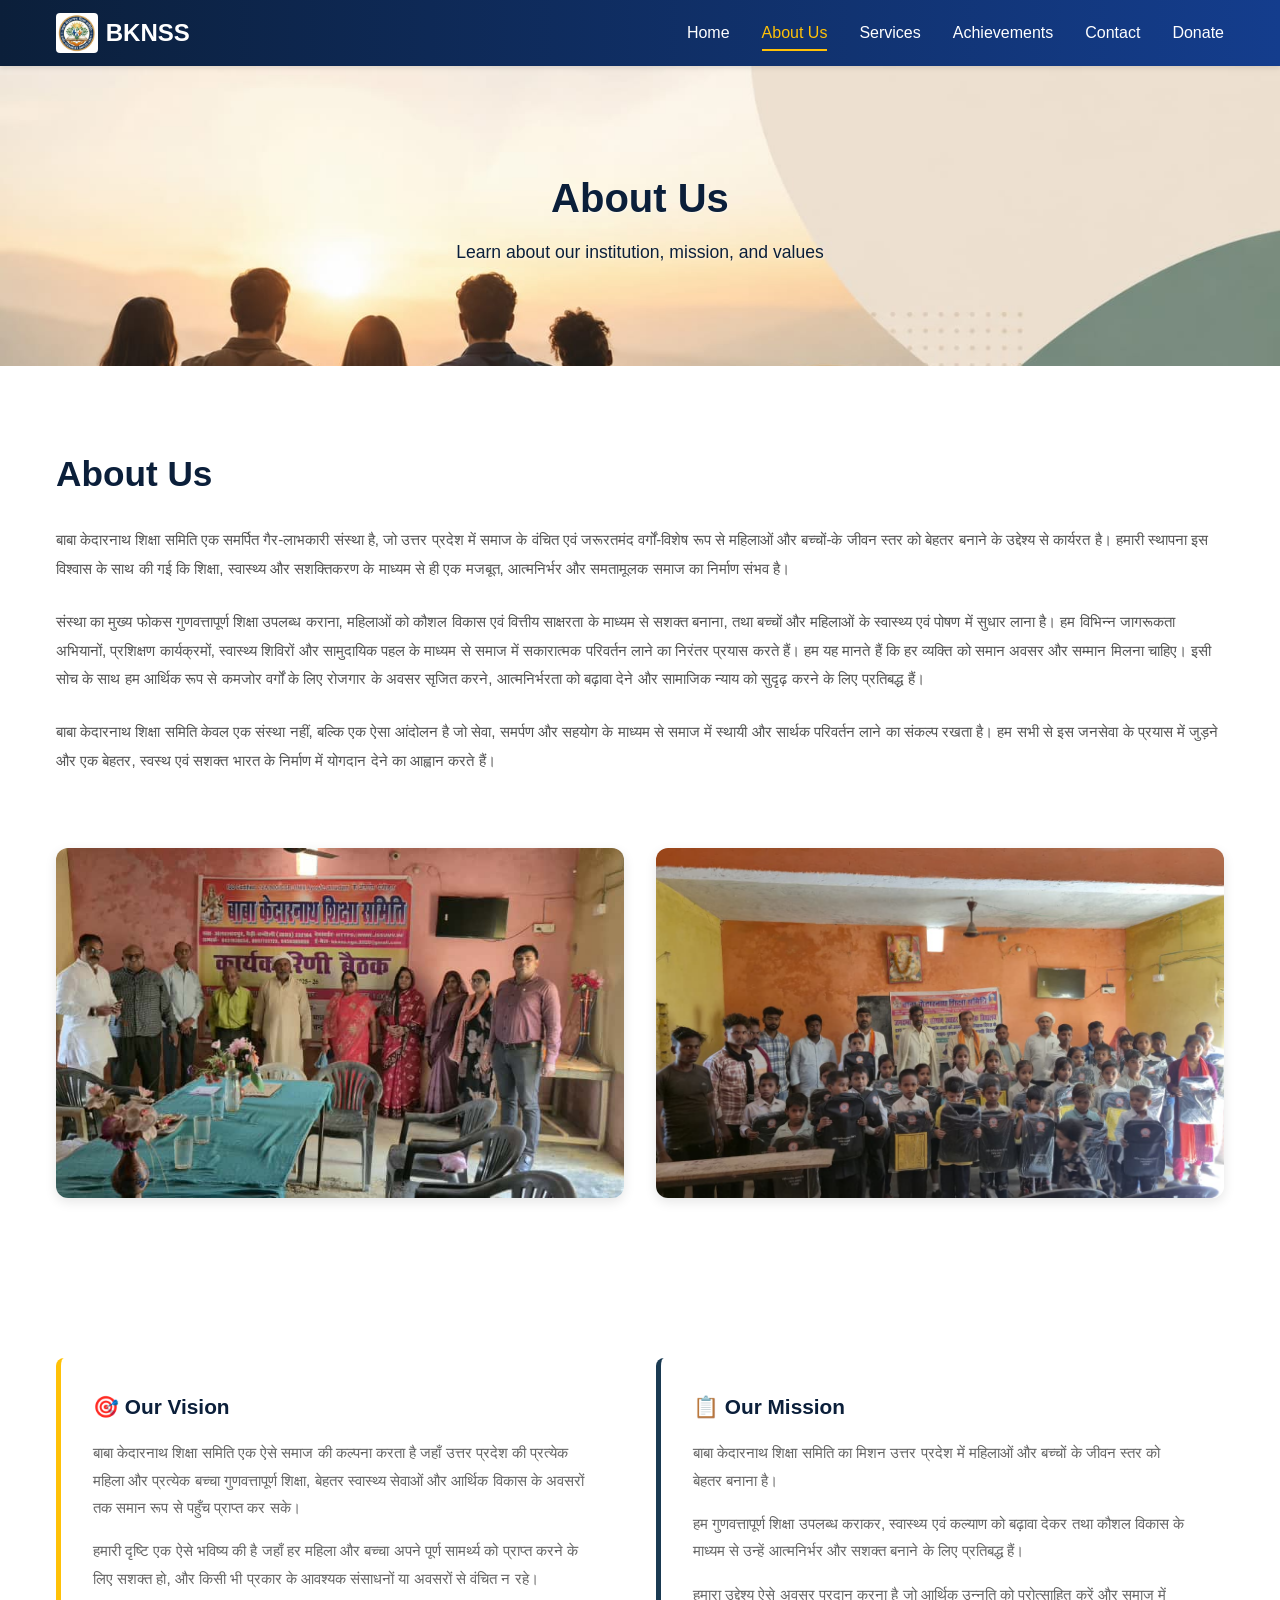
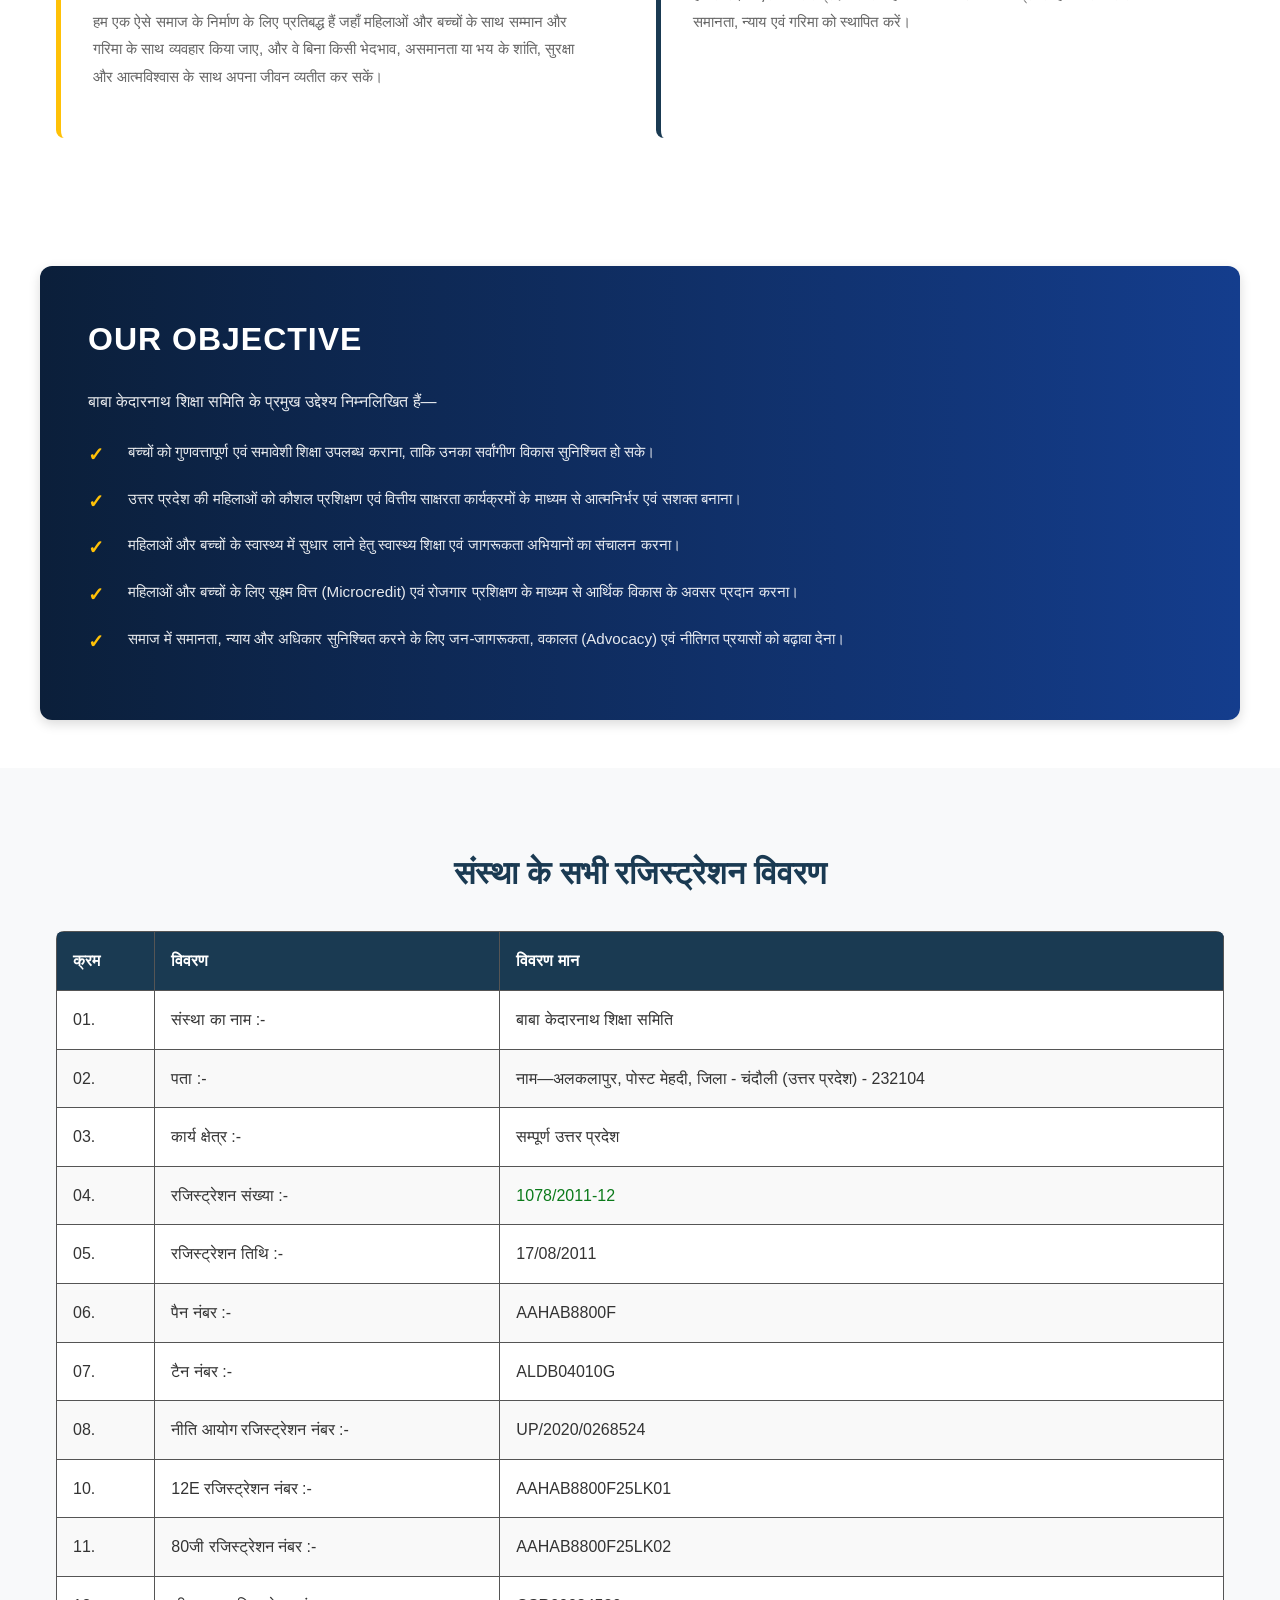
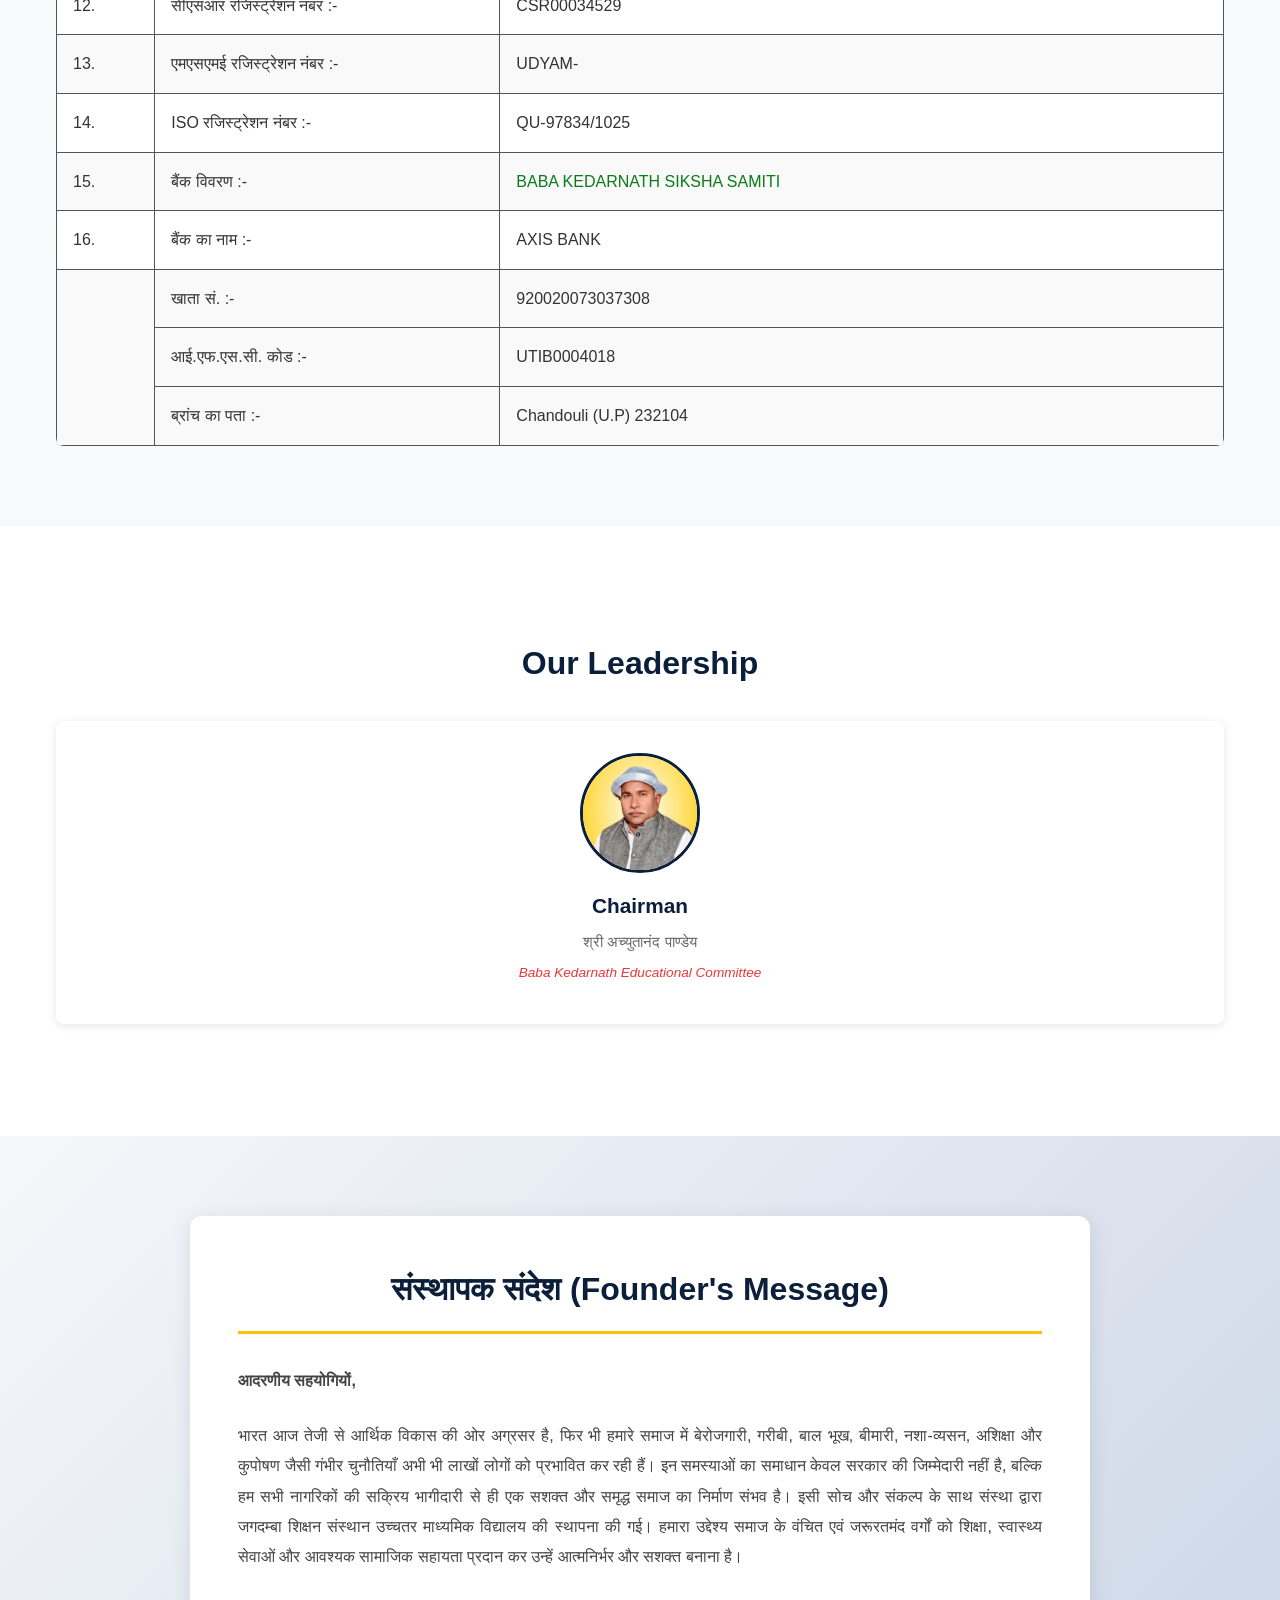
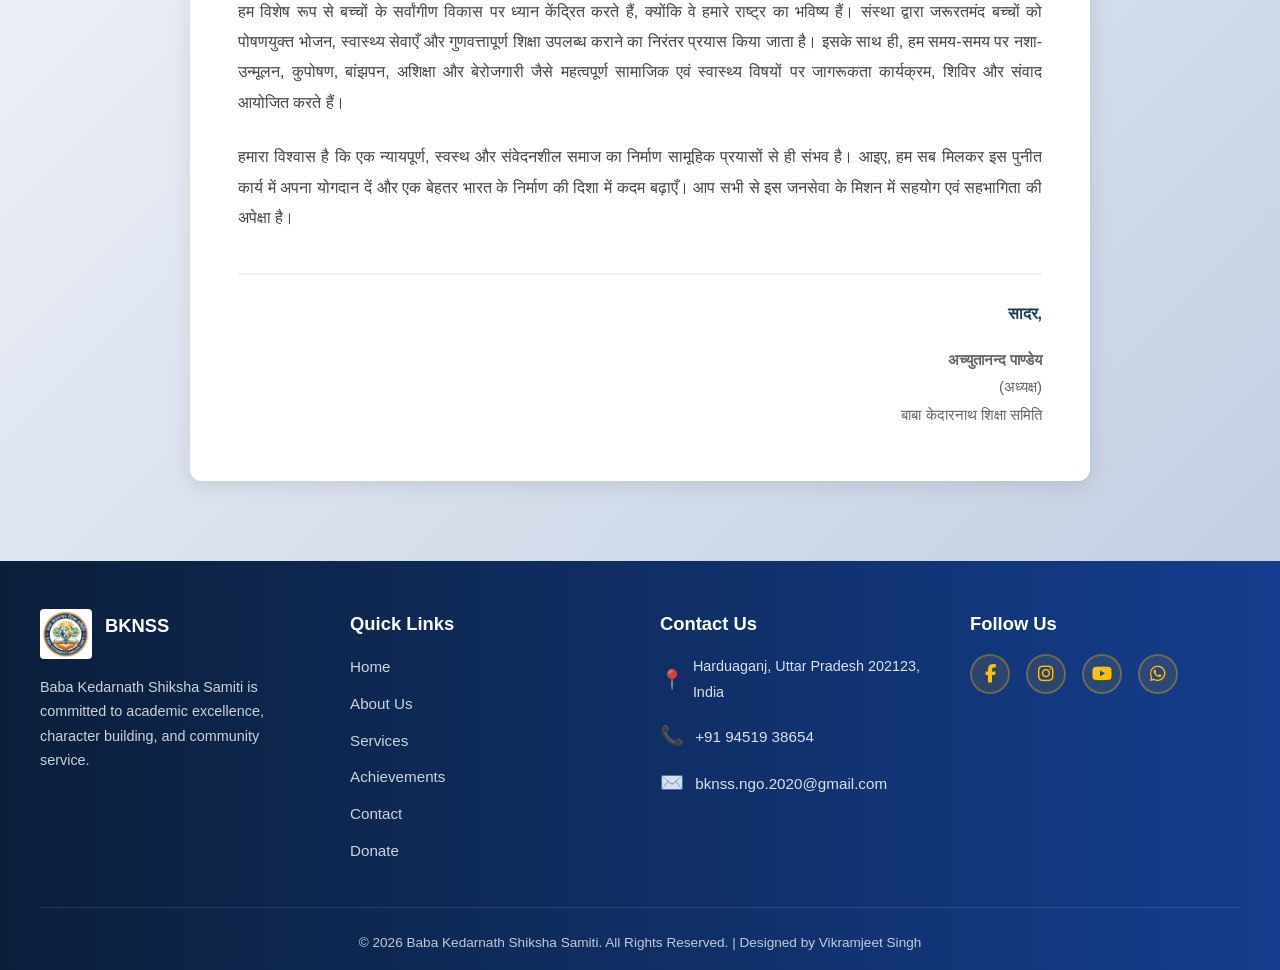
<file: about-us.html>
<!DOCTYPE html>
<html lang="en">
<head>
  <meta charset="UTF-8">
  <meta name="viewport" content="width=device-width, initial-scale=1.0">
  <title>About Us - Baba Kedarnath</title>
  <link rel="stylesheet" href="https://cdnjs.cloudflare.com/ajax/libs/font-awesome/6.4.0/css/all.min.css">
  <link rel="stylesheet" href="styles.css">
</head>
<body>
  <nav>
    <div class="navbar-container">
      <a href="index.html" class="logo"><img src="logo.jpeg" alt="BKNSS Logo" class="logo-img">BKNSS</a>
      <div class="hamburger">
        <span></span>
        <span></span>
        <span></span>
      </div>
      <ul class="nav-links">
        <li><a href="index.html">Home</a></li>
        <li><a href="about-us.html">About Us</a></li>
        <li><a href="services.html">Services</a></li>
        <li><a href="achievement.html">Achievements</a></li>
        <li><a href="contact-us.html">Contact</a></li>
        <li><a href="donation.html">Donate</a></li>
      </ul>
    </div>
  </nav>

  <!-- Page Header -->
  <section class="page-header" style="background-image: url('./about-us-cover.jpeg');">
    <div class="page-header-content">
      <h1>About Us</h1>
      <p>Learn about our institution, mission, and values</p>
    </div>
  </section>

  <!-- About Preview Section -->
  <section class="about-preview">
    <div class="container">
      <div class="about-content about-content-stacked">
        <div class="about-text fade-in-left">
          <h2>About Us</h2>
          <p>बाबा केदारनाथ शिक्षा समिति एक समर्पित गैर-लाभकारी संस्था है, जो उत्तर प्रदेश में समाज के वंचित एवं जरूरतमंद वर्गों-विशेष रूप से महिलाओं और बच्चों-के जीवन स्तर को बेहतर बनाने के उद्देश्य से कार्यरत है। हमारी स्थापना इस विश्वास के साथ की गई कि शिक्षा, स्वास्थ्य और सशक्तिकरण के माध्यम से ही एक मजबूत, आत्मनिर्भर और समतामूलक समाज का निर्माण संभव है।</p>
          <p>संस्था का मुख्य फोकस गुणवत्तापूर्ण शिक्षा उपलब्ध कराना, महिलाओं को कौशल विकास एवं वित्तीय साक्षरता के माध्यम से सशक्त बनाना, तथा बच्चों और महिलाओं के स्वास्थ्य एवं पोषण में सुधार लाना है। हम विभिन्न जागरूकता अभियानों, प्रशिक्षण कार्यक्रमों, स्वास्थ्य शिविरों और सामुदायिक पहल के माध्यम से समाज में सकारात्मक परिवर्तन लाने का निरंतर प्रयास करते हैं। हम यह मानते हैं कि हर व्यक्ति को समान अवसर और सम्मान मिलना चाहिए। इसी सोच के साथ हम आर्थिक रूप से कमजोर वर्गों के लिए रोजगार के अवसर सृजित करने, आत्मनिर्भरता को बढ़ावा देने और सामाजिक न्याय को सुदृढ़ करने के लिए प्रतिबद्ध हैं।</p>
          <p>बाबा केदारनाथ शिक्षा समिति केवल एक संस्था नहीं, बल्कि एक ऐसा आंदोलन है जो सेवा, समर्पण और सहयोग के माध्यम से समाज में स्थायी और सार्थक परिवर्तन लाने का संकल्प रखता है। हम सभी से इस जनसेवा के प्रयास में जुड़ने और एक बेहतर, स्वस्थ एवं सशक्त भारत के निर्माण में योगदान देने का आह्वान करते हैं।</p>
        </div>
        <div class="about-image fade-in-right">
          <img src="About-image.jpeg" alt="School Building" class="placeholder-image">
          <img src="photo02.jpeg" alt="School Building" class="placeholder-image">
        </div>
      </div>
    </div>
  </section>

  <!-- Vision & Mission -->
  <section style="background-color: white; padding: 3rem 1rem;">
    <div class="vision-mission">
      <div class="vm-card fade-in-left">
        <h3>🎯 Our Vision</h3>
        <p>बाबा केदारनाथ शिक्षा समिति एक ऐसे समाज की कल्पना करता है जहाँ उत्तर प्रदेश की प्रत्येक महिला और प्रत्येक बच्चा गुणवत्तापूर्ण शिक्षा, बेहतर स्वास्थ्य सेवाओं और आर्थिक विकास के अवसरों तक समान रूप से पहुँच प्राप्त कर सके।</p>
        <p>हमारी दृष्टि एक ऐसे भविष्य की है जहाँ हर महिला और बच्चा अपने पूर्ण सामर्थ्य को प्राप्त करने के लिए सशक्त हो, और किसी भी प्रकार के आवश्यक संसाधनों या अवसरों से वंचित न रहे।</p>
        <p>हम एक ऐसे समाज के निर्माण के लिए प्रतिबद्ध हैं जहाँ महिलाओं और बच्चों के साथ सम्मान और गरिमा के साथ व्यवहार किया जाए, और वे बिना किसी भेदभाव, असमानता या भय के शांति, सुरक्षा और आत्मविश्वास के साथ अपना जीवन व्यतीत कर सकें।</p>
      </div>
      <div class="vm-card fade-in-right">
        <h3>📋 Our Mission</h3>
        <p>बाबा केदारनाथ शिक्षा समिति का मिशन उत्तर प्रदेश में महिलाओं और बच्चों के जीवन स्तर को बेहतर बनाना है।</p>
        <p>हम गुणवत्तापूर्ण शिक्षा उपलब्ध कराकर, स्वास्थ्य एवं कल्याण को बढ़ावा देकर तथा कौशल विकास के माध्यम से उन्हें आत्मनिर्भर और सशक्त बनाने के लिए प्रतिबद्ध हैं।</p>
        <p>हमारा उद्देश्य ऐसे अवसर प्रदान करना है जो आर्थिक उन्नति को प्रोत्साहित करें और समाज में समानता, न्याय एवं गरिमा को स्थापित करें।</p>
      </div>
    </div>
  </section>


  <section class="objective">
    <div id="container03">
        <div id="objective-content">
            <h1>Our Objective</h1>
            <p>बाबा केदारनाथ शिक्षा समिति के प्रमुख उद्देश्य निम्नलिखित हैं—</p>
            <ul>
                <li>बच्चों को गुणवत्तापूर्ण एवं समावेशी शिक्षा उपलब्ध कराना, ताकि उनका सर्वांगीण विकास सुनिश्चित हो सके।</li>
                <li>उत्तर प्रदेश की महिलाओं को कौशल प्रशिक्षण एवं वित्तीय साक्षरता कार्यक्रमों के माध्यम से आत्मनिर्भर एवं सशक्त बनाना।</li>
                <li>महिलाओं और बच्चों के स्वास्थ्य में सुधार लाने हेतु स्वास्थ्य शिक्षा एवं जागरूकता अभियानों का संचालन करना।</li>
                <li>महिलाओं और बच्चों के लिए सूक्ष्म वित्त (Microcredit) एवं रोजगार प्रशिक्षण के माध्यम से आर्थिक विकास के अवसर प्रदान करना।</li>
                <li>समाज में समानता, न्याय और अधिकार सुनिश्चित करने के लिए जन-जागरूकता, वकालत (Advocacy) एवं नीतिगत प्रयासों को बढ़ावा देना।</li>
            </ul>
        </div>
    </div>
</section>

  <!-- Registration Details Table -->
  <section style="background-color: #f8f9fa; padding: 3rem 1rem;">
    <div class="container">
      <h2 style="text-align: center; margin-bottom: 2rem; color: #1a3a52;">संस्था के सभी रजिस्ट्रेशन विवरण</h2>
      <div style="overflow-x: auto; max-width: 1200px; margin: 0 auto;">
        <table style="width: 100%; border-collapse: collapse; background-color: white; box-shadow: 0 2px 8px rgba(0,0,0,0.1); border-radius: 8px; overflow: hidden;">
          <thead>
            <tr style="background-color: #1a3a52; color: white;">
              <th style="padding: 1rem; text-align: left; border: 1px solid #ddd; font-weight: 600;">क्रम</th>
              <th style="padding: 1rem; text-align: left; border: 1px solid #ddd; font-weight: 600;">विवरण</th>
              <th style="padding: 1rem; text-align: left; border: 1px solid #ddd; font-weight: 600;">विवरण मान</th>
            </tr>
          </thead>
          <tbody>
            <tr style="border-bottom: 1px solid #ddd;">
              <td style="padding: 1rem; text-align: left; border: 1px solid #ddd;">01.</td>
              <td style="padding: 1rem; text-align: left; border: 1px solid #ddd;">संस्था का नाम :-</td>
              <td style="padding: 1rem; text-align: left; border: 1px solid #ddd; font-weight: 500;">बाबा केदारनाथ शिक्षा समिति</td>
            </tr>
            <tr style="border-bottom: 1px solid #ddd; background-color: #f9f9f9;">
              <td style="padding: 1rem; text-align: left; border: 1px solid #ddd;">02.</td>
              <td style="padding: 1rem; text-align: left; border: 1px solid #ddd;">पता :-</td>
              <td style="padding: 1rem; text-align: left; border: 1px solid #ddd; font-weight: 500;">नाम—अलकलापुर, पोस्ट मेहदी, जिला - चंदौली (उत्तर प्रदेश) - 232104</td>
            </tr>
            <tr style="border-bottom: 1px solid #ddd;">
              <td style="padding: 1rem; text-align: left; border: 1px solid #ddd;">03.</td>
              <td style="padding: 1rem; text-align: left; border: 1px solid #ddd;">कार्य क्षेत्र :-</td>
              <td style="padding: 1rem; text-align: left; border: 1px solid #ddd; font-weight: 500;">सम्पूर्ण उत्तर प्रदेश</td>
            </tr>
            <tr style="border-bottom: 1px solid #ddd; background-color: #f9f9f9;">
              <td style="padding: 1rem; text-align: left; border: 1px solid #ddd;">04.</td>
              <td style="padding: 1rem; text-align: left; border: 1px solid #ddd;">रजिस्ट्रेशन संख्या :-</td>
              <td style="padding: 1rem; text-align: left; border: 1px solid #ddd; font-weight: 500; color: #0b7a1a;">1078/2011-12</td>
            </tr>
            <tr style="border-bottom: 1px solid #ddd;">
              <td style="padding: 1rem; text-align: left; border: 1px solid #ddd;">05.</td>
              <td style="padding: 1rem; text-align: left; border: 1px solid #ddd;">रजिस्ट्रेशन तिथि :-</td>
              <td style="padding: 1rem; text-align: left; border: 1px solid #ddd; font-weight: 500;">17/08/2011</td>
            </tr>
            <tr style="border-bottom: 1px solid #ddd; background-color: #f9f9f9;">
              <td style="padding: 1rem; text-align: left; border: 1px solid #ddd;">06.</td>
              <td style="padding: 1rem; text-align: left; border: 1px solid #ddd;">पैन नंबर :-</td>
              <td style="padding: 1rem; text-align: left; border: 1px solid #ddd; font-weight: 500;">AAHAB8800F</td>
            </tr>
            <tr style="border-bottom: 1px solid #ddd;">
              <td style="padding: 1rem; text-align: left; border: 1px solid #ddd;">07.</td>
              <td style="padding: 1rem; text-align: left; border: 1px solid #ddd;">टैन नंबर :-</td>
              <td style="padding: 1rem; text-align: left; border: 1px solid #ddd; font-weight: 500;">ALDB04010G</td>
            </tr>
            <tr style="border-bottom: 1px solid #ddd; background-color: #f9f9f9;">
              <td style="padding: 1rem; text-align: left; border: 1px solid #ddd;">08.</td>
              <td style="padding: 1rem; text-align: left; border: 1px solid #ddd;">नीति आयोग रजिस्ट्रेशन नंबर :-</td>
              <td style="padding: 1rem; text-align: left; border: 1px solid #ddd; font-weight: 500;">UP/2020/0268524</td>
            </tr>
            <tr style="border-bottom: 1px solid #ddd;">
              <td style="padding: 1rem; text-align: left; border: 1px solid #ddd;">10.</td>
              <td style="padding: 1rem; text-align: left; border: 1px solid #ddd;">12E रजिस्ट्रेशन नंबर :-</td>
              <td style="padding: 1rem; text-align: left; border: 1px solid #ddd; font-weight: 500;">AAHAB8800F25LK01</td>
            </tr>
            <tr style="border-bottom: 1px solid #ddd; background-color: #f9f9f9;">
              <td style="padding: 1rem; text-align: left; border: 1px solid #ddd;">11.</td>
              <td style="padding: 1rem; text-align: left; border: 1px solid #ddd;">80जी रजिस्ट्रेशन नंबर :-</td>
              <td style="padding: 1rem; text-align: left; border: 1px solid #ddd; font-weight: 500;">AAHAB8800F25LK02</td>
            </tr>
            <tr style="border-bottom: 1px solid #ddd;">
              <td style="padding: 1rem; text-align: left; border: 1px solid #ddd;">12.</td>
              <td style="padding: 1rem; text-align: left; border: 1px solid #ddd;">सीएसआर रजिस्ट्रेशन नंबर :-</td>
              <td style="padding: 1rem; text-align: left; border: 1px solid #ddd; font-weight: 500;">CSR00034529</td>
            </tr>
            <tr style="border-bottom: 1px solid #ddd; background-color: #f9f9f9;">
              <td style="padding: 1rem; text-align: left; border: 1px solid #ddd;">13.</td>
              <td style="padding: 1rem; text-align: left; border: 1px solid #ddd;">एमएसएमई रजिस्ट्रेशन नंबर :-</td>
              <td style="padding: 1rem; text-align: left; border: 1px solid #ddd; font-weight: 500;">UDYAM-</td>
            </tr>
            <tr style="border-bottom: 1px solid #ddd;">
              <td style="padding: 1rem; text-align: left; border: 1px solid #ddd;">14.</td>
              <td style="padding: 1rem; text-align: left; border: 1px solid #ddd;">ISO रजिस्ट्रेशन नंबर :-</td>
              <td style="padding: 1rem; text-align: left; border: 1px solid #ddd; font-weight: 500;">QU-97834/1025</td>
            </tr>
            <tr style="border-bottom: 1px solid #ddd; background-color: #f9f9f9;">
              <td style="padding: 1rem; text-align: left; border: 1px solid #ddd;">15.</td>
              <td style="padding: 1rem; text-align: left; border: 1px solid #ddd;">बैंक विवरण :-</td>
              <td style="padding: 1rem; text-align: left; border: 1px solid #ddd; font-weight: 500; color: #0b7a1a;">BABA KEDARNATH SIKSHA SAMITI</td>
            </tr>
            <tr style="border-bottom: 1px solid #ddd;">
              <td style="padding: 1rem; text-align: left; border: 1px solid #ddd;">16.</td>
              <td style="padding: 1rem; text-align: left; border: 1px solid #ddd;">बैंक का नाम :-</td>
              <td style="padding: 1rem; text-align: left; border: 1px solid #ddd; font-weight: 500;">AXIS BANK</td>
            </tr>
            <tr style="border-bottom: 1px solid #ddd; background-color: #f9f9f9;">
              <td style="padding: 1rem; text-align: left; border: 1px solid #ddd;" rowspan="3"></td>
              <td style="padding: 1rem; text-align: left; border: 1px solid #ddd;">खाता सं. :-</td>
              <td style="padding: 1rem; text-align: left; border: 1px solid #ddd; font-weight: 500;">920020073037308</td>
            </tr>
            <tr style="border-bottom: 1px solid #ddd; background-color: #f9f9f9;">
              <td style="padding: 1rem; text-align: left; border: 1px solid #ddd;">आई.एफ.एस.सी. कोड :-</td>
              <td style="padding: 1rem; text-align: left; border: 1px solid #ddd; font-weight: 500;">UTIB0004018</td>
            </tr>
            <tr style="background-color: #f9f9f9;">
              <td style="padding: 1rem; text-align: left; border: 1px solid #ddd;">ब्रांच का पता :-</td>
              <td style="padding: 1rem; text-align: left; border: 1px solid #ddd; font-weight: 500;">Chandouli (U.P) 232104</td>
            </tr>
          </tbody>
        </table>
      </div>
    </div>
  </section>

  <!-- Leadership -->
  <section style="background-color: white; padding: 3rem 1rem;">
    <div class="leadership fade-in">
      <h2>Our Leadership</h2>
      <div class="leadership-grid">
        <div class="leadership-card">
          <div class="leadership-icon">
            <img src="chairman-image.jpeg" alt="Chairman" class="chairman-image">
          </div>
          <h4>Chairman</h4>
          <p>श्री अच्युतानंद पाण्डेय</p>
          <p class="position">Baba Kedarnath Educational Committee</p>
        </div>
      </div>
      </div>
    </div>
  </section>

  <!-- Founder's Message -->
  <section class="founders-message" style="background: linear-gradient(135deg, #f5f7fa 0%, #c3cfe2 100%); padding: 3rem 1rem;">
    <div class="container">
      <div class="founders-content fade-in">
        <h2>संस्थापक संदेश (Founder's Message)</h2>
        
        <div class="message-body">
          <p class="greeting"><strong>आदरणीय सहयोगियों,</strong></p>

          <p>भारत आज तेजी से आर्थिक विकास की ओर अग्रसर है, फिर भी हमारे समाज में बेरोजगारी, गरीबी, बाल भूख, बीमारी, नशा-व्यसन, अशिक्षा और कुपोषण जैसी गंभीर चुनौतियाँ अभी भी लाखों लोगों को प्रभावित कर रही हैं। इन समस्याओं का समाधान केवल सरकार की जिम्मेदारी नहीं है, बल्कि हम सभी नागरिकों की सक्रिय भागीदारी से ही एक सशक्त और समृद्ध समाज का निर्माण संभव है। इसी सोच और संकल्प के साथ संस्था द्वारा जगदम्बा शिक्षन संस्थान उच्चतर माध्यमिक विद्यालय की स्थापना की गई। हमारा उद्देश्य समाज के वंचित एवं जरूरतमंद वर्गों को शिक्षा, स्वास्थ्य सेवाओं और आवश्यक सामाजिक सहायता प्रदान कर उन्हें आत्मनिर्भर और सशक्त बनाना है।</p>

          <p>हम विशेष रूप से बच्चों के सर्वांगीण विकास पर ध्यान केंद्रित करते हैं, क्योंकि वे हमारे राष्ट्र का भविष्य हैं। संस्था द्वारा जरूरतमंद बच्चों को पोषणयुक्त भोजन, स्वास्थ्य सेवाएँ और गुणवत्तापूर्ण शिक्षा उपलब्ध कराने का निरंतर प्रयास किया जाता है। इसके साथ ही, हम समय-समय पर नशा-उन्मूलन, कुपोषण, बांझपन, अशिक्षा और बेरोजगारी जैसे महत्वपूर्ण सामाजिक एवं स्वास्थ्य विषयों पर जागरूकता कार्यक्रम, शिविर और संवाद आयोजित करते हैं।</p>

          <p>हमारा विश्वास है कि एक न्यायपूर्ण, स्वस्थ और संवेदनशील समाज का निर्माण सामूहिक प्रयासों से ही संभव है। आइए, हम सब मिलकर इस पुनीत कार्य में अपना योगदान दें और एक बेहतर भारत के निर्माण की दिशा में कदम बढ़ाएँ। आप सभी से इस जनसेवा के मिशन में सहयोग एवं सहभागिता की अपेक्षा है।</p>

          <div class="message-signature">
            <p><strong>सादर,</strong></p>
            <p><strong>अच्युतानन्द पाण्डेय</strong><br>
            (अध्यक्ष)<br>
            बाबा केदारनाथ शिक्षा समिति</p>
          </div>
        </div>
      </div>
    </div>
  </section>

  <!-- Footer -->
  <footer>
    <div class="footer-wrapper">
      <div class="footer-content">
        <div class="footer-section footer-about">
          <div class="footer-logo-wrapper">
            <img src="logo.jpeg" alt="BKNSS Logo" class="footer-logo-img">
            <h3>BKNSS</h3>
          </div>
          <p>Baba Kedarnath Shiksha Samiti is committed to academic excellence, character building, and community service.</p>
        </div>
        <div class="footer-section footer-links">
          <h3>Quick Links</h3>
          <ul>
            <li><a href="index.html">Home</a></li>
            <li><a href="about-us.html">About Us</a></li>
            <li><a href="services.html">Services</a></li>
            <li><a href="achievement.html">Achievements</a></li>
            <li><a href="contact-us.html">Contact</a></li>
            <li><a href="donation.html">Donate</a></li>
          </ul>
        </div>
        <div class="footer-section footer-contact">
          <h3>Contact Us</h3>
          <div class="contact-info">
            <p><span class="contact-icon">📍</span> Harduaganj, Uttar Pradesh 202123, India</p>
            <p><span class="contact-icon">📞</span> <a href="tel:+919451938654">+91 94519 38654</a></p>
            <p><span class="contact-icon">✉️</span> <a href="mailto:bknss.ngo.2020@gmail.com">bknss.ngo.2020@gmail.com</a></p>
          </div>
        </div>
        <div class="footer-section footer-social">
          <h3>Follow Us</h3>
          <div class="social-links">
            <a href="https://www.facebook.com/JagdambaSS11" target="_blank" title="Facebook" class="social-icon">
              <i class="fab fa-facebook-f"></i>
            </a>
            <a href="https://www.instagram.com/jagdambashikshansansthani?utm_source=qr&igsh=MWZ3cHc2M2x3dmhlMw==" target="_blank" title="Instagram" class="social-icon">
              <i class="fab fa-instagram"></i>
            </a>
            <a href="https://youtube.com/@jagdambashikshansansthan?si=ZMRxnx4GJUsGOJsN" target="_blank" title="YouTube" class="social-icon">
              <i class="fab fa-youtube"></i>
            </a>
            <a href="https://wa.me/918081369069" target="_blank" title="WhatsApp" class="social-icon">
              <i class="fab fa-whatsapp"></i>
            </a>
          </div>
        </div>
      </div>
      <div class="footer-bottom">
        <p>&copy; 2026 Baba Kedarnath Shiksha Samiti. All Rights Reserved. | Designed by Vikramjeet Singh</p>
      </div>
    </div>
  </footer>

  <script src="navbar.js"></script>
</body>
</html>
</file>
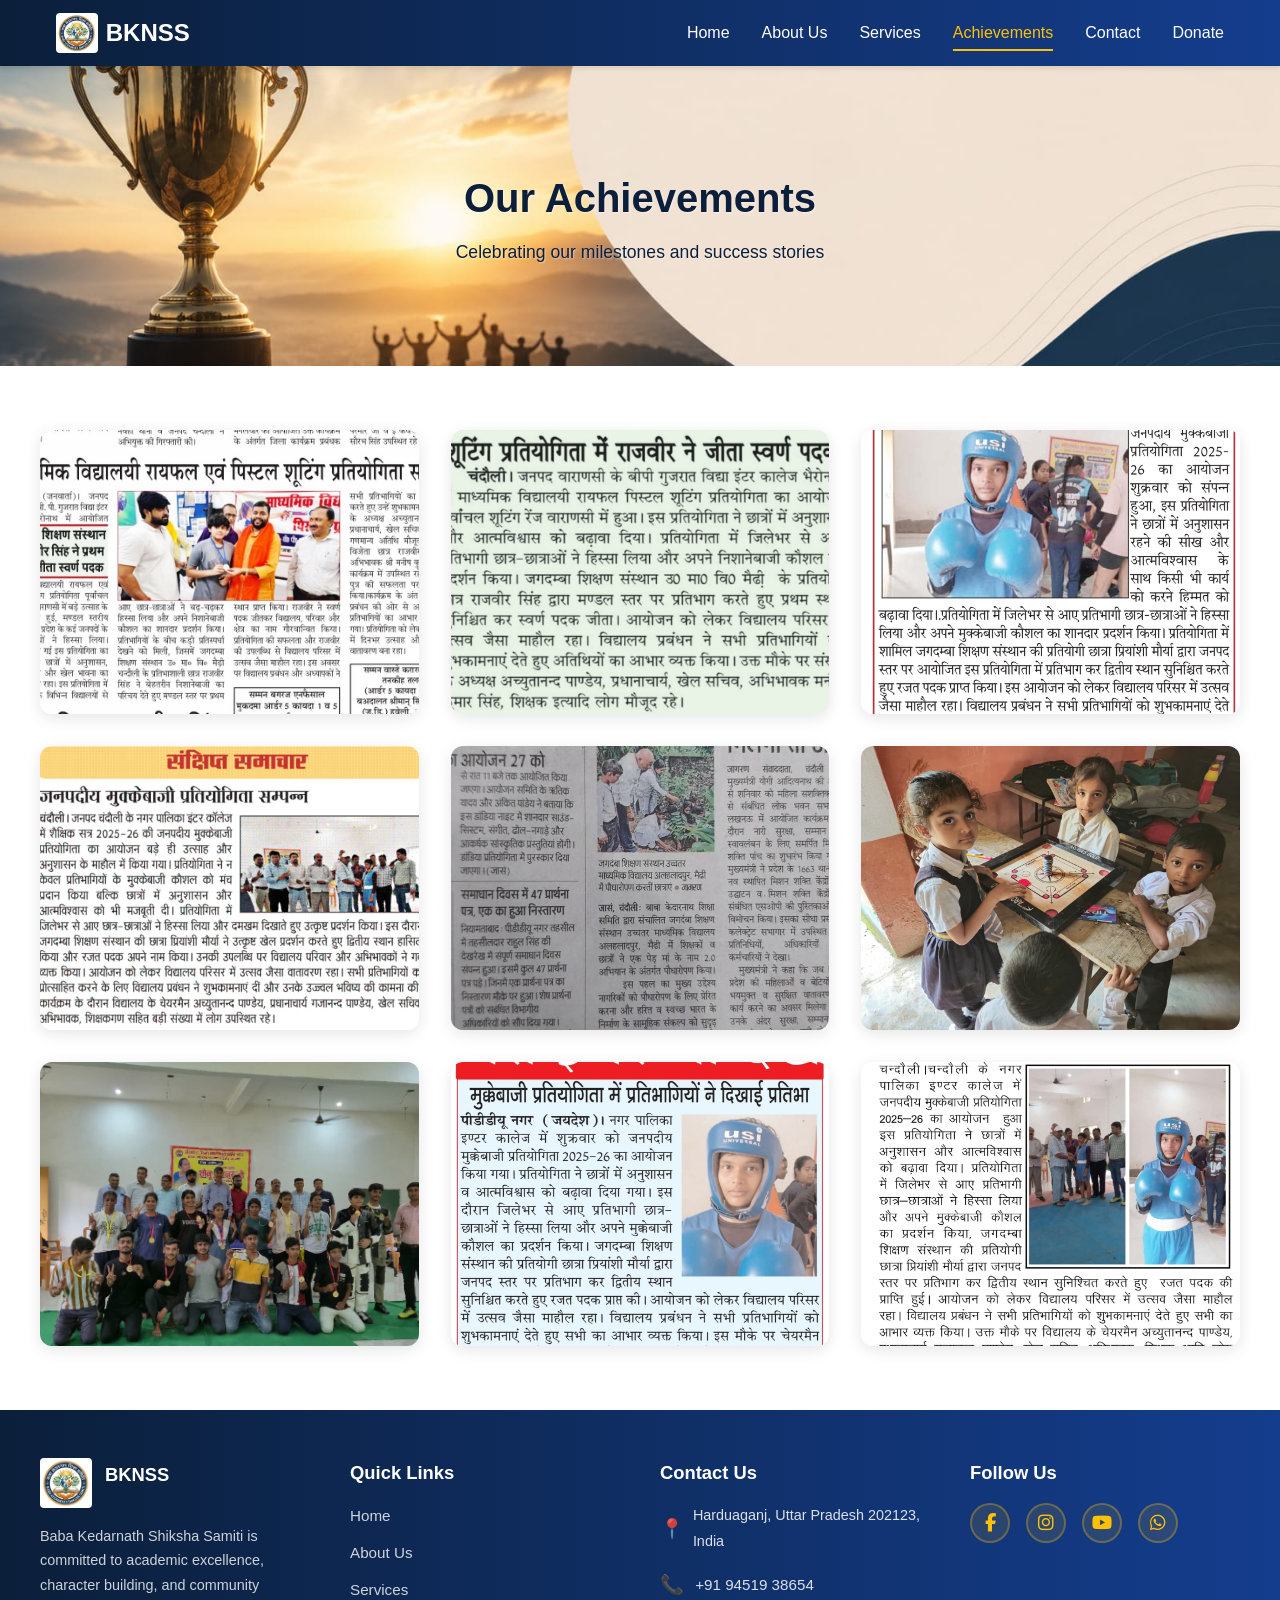
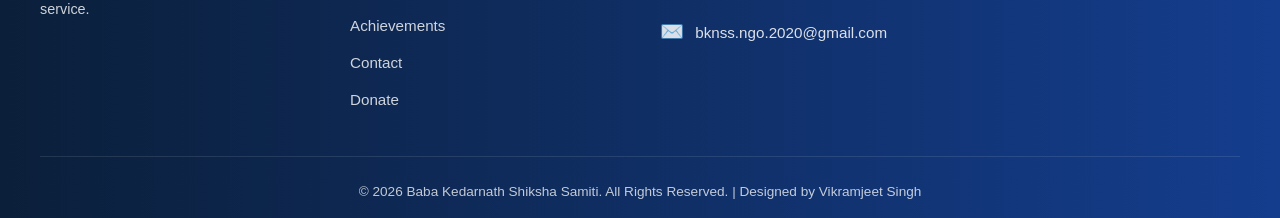
<file: achievement.html>
<!DOCTYPE html>
<html lang="en">
<head>
  <meta charset="UTF-8">
  <meta name="viewport" content="width=device-width, initial-scale=1.0">
  <title>Achievements - Baba Kedarnath</title>
  <link rel="stylesheet" href="https://cdnjs.cloudflare.com/ajax/libs/font-awesome/6.4.0/css/all.min.css">
  <link rel="stylesheet" href="styles.css">
</head>
<body>
  <nav>
    <div class="navbar-container">
      <a href="index.html" class="logo"><img src="logo.jpeg" alt="BKNSS Logo" class="logo-img">BKNSS</a>
      <div class="hamburger">
        <span></span>
        <span></span>
        <span></span>
      </div>
      <ul class="nav-links">
        <li><a href="index.html">Home</a></li>
        <li><a href="about-us.html">About Us</a></li>
        <li><a href="services.html">Services</a></li>
        <li><a href="achievement.html">Achievements</a></li>
        <li><a href="contact-us.html">Contact</a></li>
        <li><a href="donation.html">Donate</a></li>
      </ul>
    </div>
  </nav>

  <!-- Page Header -->
  <section class="page-header" style="background-image: url('./achievement-cover.jpeg');">
    <div class="page-header-content">
      <h1>Our Achievements</h1>
      <p>Celebrating our milestones and success stories</p>
    </div>
  </section>

  <!-- Achievement Gallery Section -->
  <section style="background-color: white; padding: 4rem 1rem;">
    <div style="max-width: 1200px; margin: 0 auto;">
      <div class="achievement-gallery-grid">
        
        <!-- Achievement 1 -->
        <div style="border-radius: 12px; overflow: hidden; box-shadow: 0 4px 15px rgba(0, 0, 0, 0.1); transition: transform 0.3s ease, box-shadow 0.3s ease; cursor: pointer;" onmouseover="this.style.transform='scale(1.05)'; this.style.boxShadow='0 8px 30px rgba(0, 0, 0, 0.2)';" onmouseout="this.style.transform='scale(1)'; this.style.boxShadow='0 4px 15px rgba(0, 0, 0, 0.1)';">
          <img src="achieve-photo01.jpeg" alt="Achievement 1" style="width: 100%; height: auto; aspect-ratio: 4/3; object-fit: cover; display: block;">
        </div>

        <!-- Achievement 2 -->
        <div style="border-radius: 12px; overflow: hidden; box-shadow: 0 4px 15px rgba(0, 0, 0, 0.1); transition: transform 0.3s ease, box-shadow 0.3s ease; cursor: pointer;" onmouseover="this.style.transform='scale(1.05)'; this.style.boxShadow='0 8px 30px rgba(0, 0, 0, 0.2)';" onmouseout="this.style.transform='scale(1)'; this.style.boxShadow='0 4px 15px rgba(0, 0, 0, 0.1)';">
          <img src="achieve-photo02.jpeg" alt="Achievement 2" style="width: 100%; height: auto; aspect-ratio: 4/3; object-fit: cover; display: block;">
        </div>

        <!-- Achievement 3 -->
        <div style="border-radius: 12px; overflow: hidden; box-shadow: 0 4px 15px rgba(0, 0, 0, 0.1); transition: transform 0.3s ease, box-shadow 0.3s ease; cursor: pointer;" onmouseover="this.style.transform='scale(1.05)'; this.style.boxShadow='0 8px 30px rgba(0, 0, 0, 0.2)';" onmouseout="this.style.transform='scale(1)'; this.style.boxShadow='0 4px 15px rgba(0, 0, 0, 0.1)';">
          <img src="achieve-photo03.jpeg" alt="Achievement 3" style="width: 100%; height: auto; aspect-ratio: 4/3; object-fit: cover; display: block;">
        </div>

        <!-- Achievement 4 -->
        <div style="border-radius: 12px; overflow: hidden; box-shadow: 0 4px 15px rgba(0, 0, 0, 0.1); transition: transform 0.3s ease, box-shadow 0.3s ease; cursor: pointer;" onmouseover="this.style.transform='scale(1.05)'; this.style.boxShadow='0 8px 30px rgba(0, 0, 0, 0.2)';" onmouseout="this.style.transform='scale(1)'; this.style.boxShadow='0 4px 15px rgba(0, 0, 0, 0.1)';">
          <img src="achieve-photo04.jpeg" alt="Achievement 4" style="width: 100%; height: auto; aspect-ratio: 4/3; object-fit: cover; display: block;">
        </div>

        <!-- Achievement 5 -->
        <div style="border-radius: 12px; overflow: hidden; box-shadow: 0 4px 15px rgba(0, 0, 0, 0.1); transition: transform 0.3s ease, box-shadow 0.3s ease; cursor: pointer;" onmouseover="this.style.transform='scale(1.05)'; this.style.boxShadow='0 8px 30px rgba(0, 0, 0, 0.2)';" onmouseout="this.style.transform='scale(1)'; this.style.boxShadow='0 4px 15px rgba(0, 0, 0, 0.1)';">
          <img src="achieve-photo05.jpeg" alt="Achievement 5" style="width: 100%; height: auto; aspect-ratio: 4/3; object-fit: cover; display: block;">
        </div>

        <!-- Achievement 6 -->
        <div style="border-radius: 12px; overflow: hidden; box-shadow: 0 4px 15px rgba(0, 0, 0, 0.1); transition: transform 0.3s ease, box-shadow 0.3s ease; cursor: pointer;" onmouseover="this.style.transform='scale(1.05)'; this.style.boxShadow='0 8px 30px rgba(0, 0, 0, 0.2)';" onmouseout="this.style.transform='scale(1)'; this.style.boxShadow='0 4px 15px rgba(0, 0, 0, 0.1)';">
          <img src="achieve-photo06.jpeg" alt="Achievement 6" style="width: 100%; height: auto; aspect-ratio: 4/3; object-fit: cover; display: block;">
        </div>

        <!-- Achievement 7 -->
        <div style="border-radius: 12px; overflow: hidden; box-shadow: 0 4px 15px rgba(0, 0, 0, 0.1); transition: transform 0.3s ease, box-shadow 0.3s ease; cursor: pointer;" onmouseover="this.style.transform='scale(1.05)'; this.style.boxShadow='0 8px 30px rgba(0, 0, 0, 0.2)';" onmouseout="this.style.transform='scale(1)'; this.style.boxShadow='0 4px 15px rgba(0, 0, 0, 0.1)';">
          <img src="achieve-photo07.jpeg" alt="Achievement 7" style="width: 100%; height: auto; aspect-ratio: 4/3; object-fit: cover; display: block;">
        </div>

        <!-- Achievement 8 -->
        <div style="border-radius: 12px; overflow: hidden; box-shadow: 0 4px 15px rgba(0, 0, 0, 0.1); transition: transform 0.3s ease, box-shadow 0.3s ease; cursor: pointer;" onmouseover="this.style.transform='scale(1.05)'; this.style.boxShadow='0 8px 30px rgba(0, 0, 0, 0.2)';" onmouseout="this.style.transform='scale(1)'; this.style.boxShadow='0 4px 15px rgba(0, 0, 0, 0.1)';">
          <img src="achieve-photo08.jpeg" alt="Achievement 8" style="width: 100%; height: auto; aspect-ratio: 4/3; object-fit: cover; display: block;">
        </div>

        <!-- Achievement 9 -->
        <div style="border-radius: 12px; overflow: hidden; box-shadow: 0 4px 15px rgba(0, 0, 0, 0.1); transition: transform 0.3s ease, box-shadow 0.3s ease; cursor: pointer;" onmouseover="this.style.transform='scale(1.05)'; this.style.boxShadow='0 8px 30px rgba(0, 0, 0, 0.2)';" onmouseout="this.style.transform='scale(1)'; this.style.boxShadow='0 4px 15px rgba(0, 0, 0, 0.1)';">
          <img src="achieve-photo09.jpeg" alt="Achievement 9" style="width: 100%; height: auto; aspect-ratio: 4/3; object-fit: cover; display: block;">
        </div>

      </div>
    </div>
  </section>

  <!-- Footer -->
  <footer>
    <div class="footer-wrapper">
      <div class="footer-content">
        <div class="footer-section footer-about">
          <div class="footer-logo-wrapper">
            <img src="logo.jpeg" alt="BKNSS Logo" class="footer-logo-img">
            <h3>BKNSS</h3>
          </div>
          <p>Baba Kedarnath Shiksha Samiti is committed to academic excellence, character building, and community service.</p>
        </div>
        <div class="footer-section footer-links">
          <h3>Quick Links</h3>
          <ul>
            <li><a href="index.html">Home</a></li>
            <li><a href="about-us.html">About Us</a></li>
            <li><a href="services.html">Services</a></li>
            <li><a href="achievement.html">Achievements</a></li>
            <li><a href="contact-us.html">Contact</a></li>
            <li><a href="donation.html">Donate</a></li>
          </ul>
        </div>
        <div class="footer-section footer-contact">
          <h3>Contact Us</h3>
          <div class="contact-info">
            <p><span class="contact-icon">📍</span> Harduaganj, Uttar Pradesh 202123, India</p>
            <p><span class="contact-icon">📞</span> <a href="tel:+919451938654">+91 94519 38654</a></p>
            <p><span class="contact-icon">✉️</span> <a href="mailto:bknss.ngo.2020@gmail.com">bknss.ngo.2020@gmail.com</a></p>
          </div>
        </div>
        <div class="footer-section footer-social">
          <h3>Follow Us</h3>
          <div class="social-links">
            <a href="https://www.facebook.com/JagdambaSS11" target="_blank" title="Facebook" class="social-icon">
              <i class="fab fa-facebook-f"></i>
            </a>
            <a href="https://www.instagram.com/jagdambashikshansansthani?utm_source=qr&igsh=MWZ3cHc2M2x3dmhlMw==" target="_blank" title="Instagram" class="social-icon">
              <i class="fab fa-instagram"></i>
            </a>
            <a href="https://youtube.com/@jagdambashikshansansthan?si=ZMRxnx4GJUsGOJsN" target="_blank" title="YouTube" class="social-icon">
              <i class="fab fa-youtube"></i>
            </a>
            <a href="https://wa.me/918081369069" target="_blank" title="WhatsApp" class="social-icon">
              <i class="fab fa-whatsapp"></i>
            </a>
          </div>
        </div>
      </div>
      <div class="footer-bottom">
        <p>&copy; 2026 Baba Kedarnath Shiksha Samiti. All Rights Reserved. | Designed by Vikramjeet Singh</p>
      </div>
    </div>
  </footer>

  <script src="navbar.js"></script>
</body>
</html>
</file>
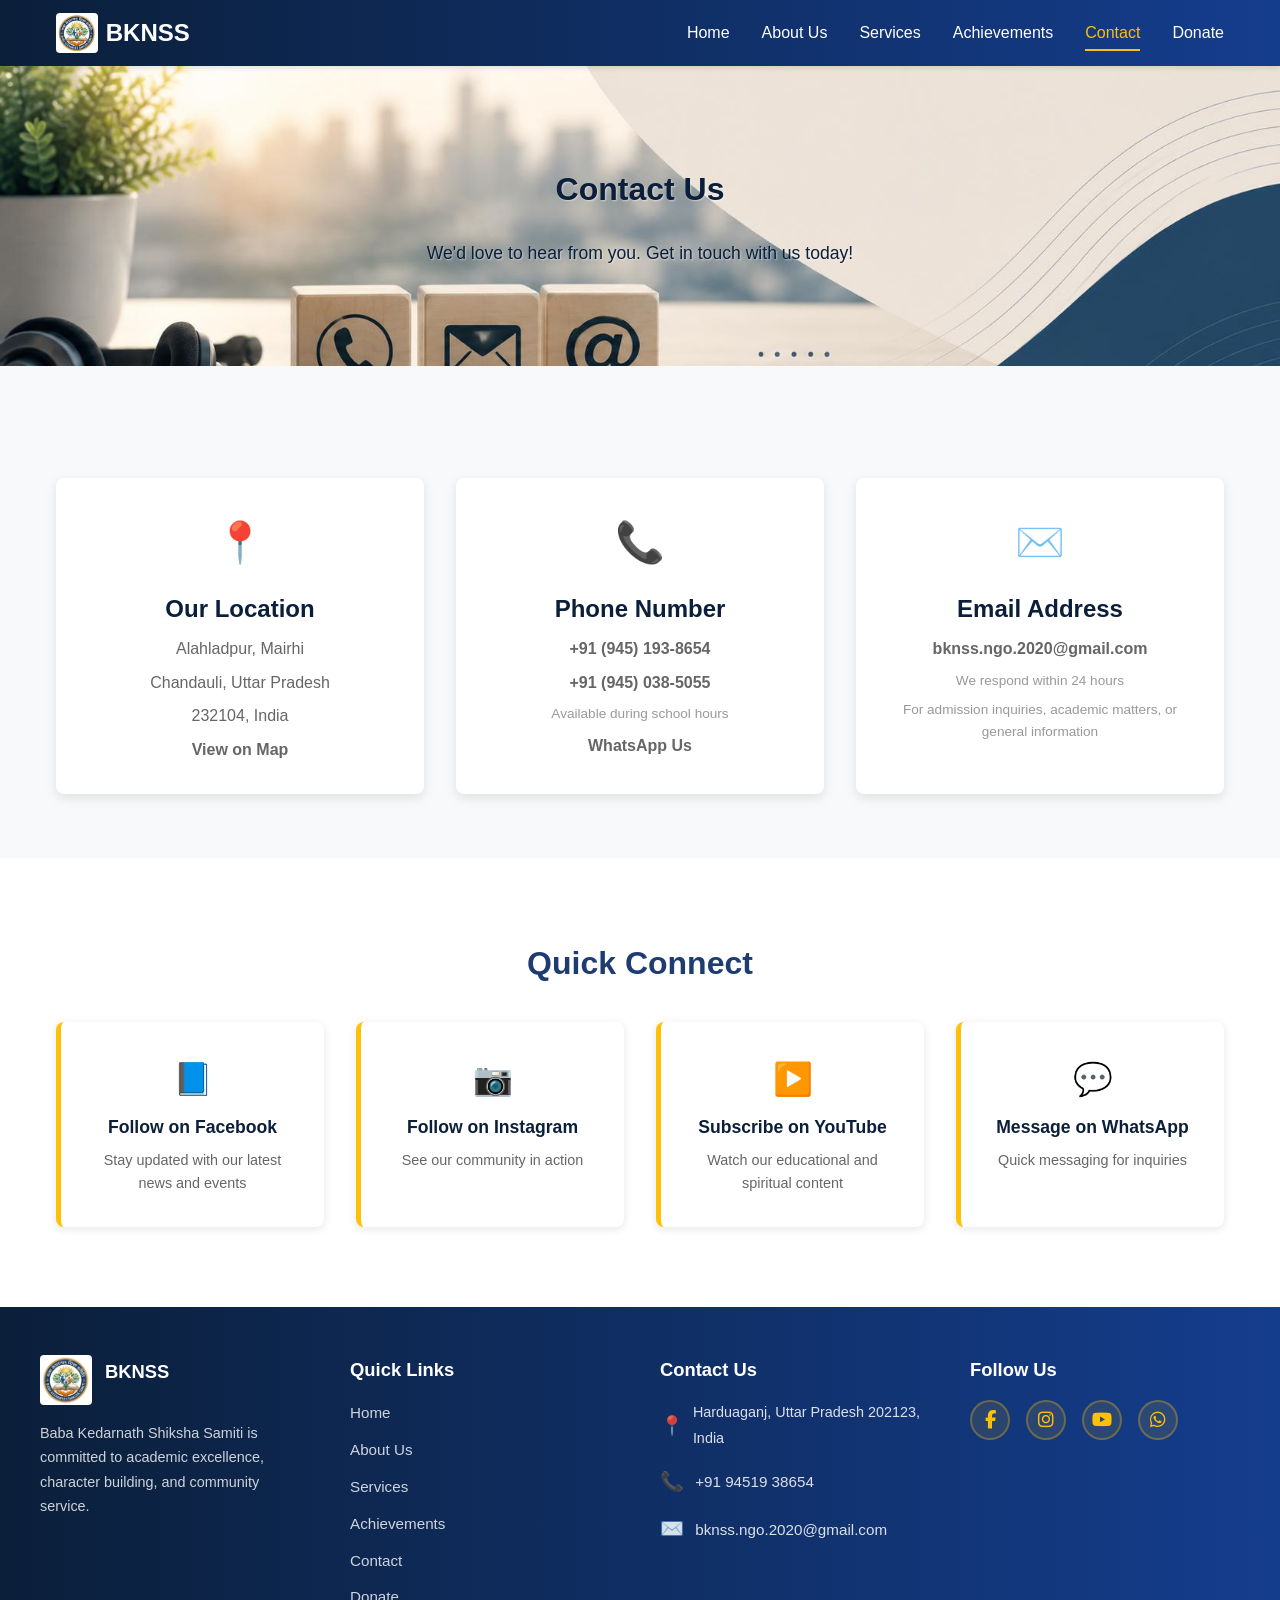
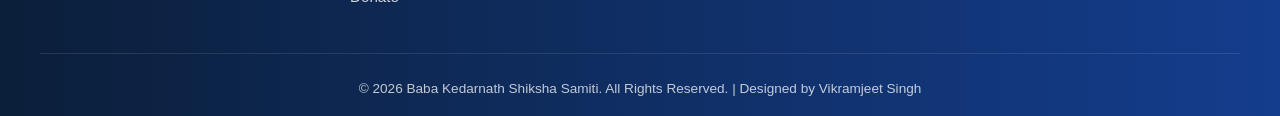
<file: contact-us.html>
<!DOCTYPE html>
<html lang="en">
<head>
  <meta charset="UTF-8">
  <meta name="viewport" content="width=device-width, initial-scale=1.0">
  <title>Contact Us - Baba Kedarnath</title>
  <link rel="stylesheet" href="https://cdnjs.cloudflare.com/ajax/libs/font-awesome/6.4.0/css/all.min.css">
  <link rel="stylesheet" href="styles.css">
</head>
<body>
  <nav>
    <div class="navbar-container">
      <a href="index.html" class="logo"><img src="logo.jpeg" alt="BKNSS Logo" class="logo-img">BKNSS</a>
      <div class="hamburger">
        <span></span>
        <span></span>
        <span></span>
      </div>
      <ul class="nav-links">
        <li><a href="index.html">Home</a></li>
        <li><a href="about-us.html">About Us</a></li>
        <li><a href="services.html">Services</a></li>
        <li><a href="achievement.html">Achievements</a></li>
        <li><a href="contact-us.html">Contact</a></li>
        <li><a href="donation.html">Donate</a></li>
      </ul>
    </div>
  </nav>

  <!-- Contact Header -->
  <section class="contact-header" style="background-image: url('./contact-cover.jpeg');">
    <h1>Contact Us</h1>
    <p>We'd love to hear from you. Get in touch with us today!</p>
  </section>

  <!-- Contact Info -->
  <section style="padding: 3rem 1rem 2rem;">
    <div class="contact-info-grid">
      <div class="contact-info-card">
        <div class="contact-info-card-icon">📍</div>
        <h3>Our Location</h3>
        <p>Alahladpur, Mairhi</p>
        <p>Chandauli, Uttar Pradesh</p>
        <p>232104, India</p>
        <a href="#">View on Map</a>
      </div>
      <div class="contact-info-card">
        <div class="contact-info-card-icon">📞</div>
        <h3>Phone Number</h3>
        <p><a href="tel:+919451938654">+91 (945) 193-8654</a></p>
        <p><a href="tel:+919450385055">+91 (945) 038-5055</a></p>
        <p style="color: #999; font-size: 0.85rem;">Available during school hours</p>
        <a href="#">WhatsApp Us</a>
      </div>
      <div class="contact-info-card">
        <div class="contact-info-card-icon">✉️</div>
        <h3>Email Address</h3>
        <p><a href="mailto:bknss.ngo.2020@gmail.com">bknss.ngo.2020@gmail.com</a></p>
        <p style="color: #999; font-size: 0.85rem;">We respond within 24 hours</p>
        <p style="color: #999; font-size: 0.85rem;">For admission inquiries, academic matters, or general information</p>
      </div>
    </div>
  </section>

  <!-- Quick Connect Section -->
  <section class="quick-connect">
    <div class="container">
      <h2>Quick Connect</h2>
      <div class="connect-grid">
        <a href="https://www.facebook.com/JagdambaSS11" target="_blank" class="connect-item">
          <div class="connect-item-icon">📘</div>
          <h3>Follow on Facebook</h3>
          <p>Stay updated with our latest news and events</p>
        </a>
        <a href="https://www.instagram.com/jagdambashikshansansthani?utm_source=qr&igsh=MWZ3cHc2M2x3dmhlMw==" target="_blank" class="connect-item">
          <div class="connect-item-icon">📷</div>
          <h3>Follow on Instagram</h3>
          <p>See our community in action</p>
        </a>
        <a href="https://youtube.com/@jagdambashikshansansthan?si=ZMRxnx4GJUsGOJsN" target="_blank" class="connect-item">
          <div class="connect-item-icon">▶️</div>
          <h3>Subscribe on YouTube</h3>
          <p>Watch our educational and spiritual content</p>
        </a>
        <a href="https://wa.me/918081369069" target="_blank" class="connect-item">
          <div class="connect-item-icon">💬</div>
          <h3>Message on WhatsApp</h3>
          <p>Quick messaging for inquiries</p>
        </a>
      </div>
    </div>
  </section>

  <!-- Footer -->
  <footer>
    <div class="footer-wrapper">
      <div class="footer-content">
        <div class="footer-section footer-about">
          <div class="footer-logo-wrapper">
            <img src="logo.jpeg" alt="BKNSS Logo" class="footer-logo-img">
            <h3>BKNSS</h3>
          </div>
          <p>Baba Kedarnath Shiksha Samiti is committed to academic excellence, character building, and community service.</p>
        </div>
        <div class="footer-section footer-links">
          <h3>Quick Links</h3>
          <ul>
            <li><a href="index.html">Home</a></li>
            <li><a href="about-us.html">About Us</a></li>
            <li><a href="services.html">Services</a></li>
            <li><a href="achievement.html">Achievements</a></li>
            <li><a href="contact-us.html">Contact</a></li>
            <li><a href="donation.html">Donate</a></li>
          </ul>
        </div>
        <div class="footer-section footer-contact">
          <h3>Contact Us</h3>
          <div class="contact-info">
            <p><span class="contact-icon">📍</span> Harduaganj, Uttar Pradesh 202123, India</p>
            <p><span class="contact-icon">📞</span> <a href="tel:+919451938654">+91 94519 38654</a></p>
            <p><span class="contact-icon">✉️</span> <a href="mailto:bknss.ngo.2020@gmail.com">bknss.ngo.2020@gmail.com</a></p>
          </div>
        </div>
        <div class="footer-section footer-social">
          <h3>Follow Us</h3>
          <div class="social-links">
            <a href="https://www.facebook.com/JagdambaSS11" target="_blank" title="Facebook" class="social-icon">
              <i class="fab fa-facebook-f"></i>
            </a>
            <a href="https://www.instagram.com/jagdambashikshansansthani?utm_source=qr&igsh=MWZ3cHc2M2x3dmhlMw==" target="_blank" title="Instagram" class="social-icon">
              <i class="fab fa-instagram"></i>
            </a>
            <a href="https://youtube.com/@jagdambashikshansansthan?si=ZMRxnx4GJUsGOJsN" target="_blank" title="YouTube" class="social-icon">
              <i class="fab fa-youtube"></i>
            </a>
            <a href="https://wa.me/918081369069" target="_blank" title="WhatsApp" class="social-icon">
              <i class="fab fa-whatsapp"></i>
            </a>
          </div>
        </div>
      </div>
      <div class="footer-bottom">
        <p>&copy; 2026 Baba Kedarnath Shiksha Samiti. All Rights Reserved. | Designed by Vikramjeet Singh</p>
      </div>
    </div>
  </footer>

  <script src="navbar.js"></script>
</body>
</html>
</html>
</file>
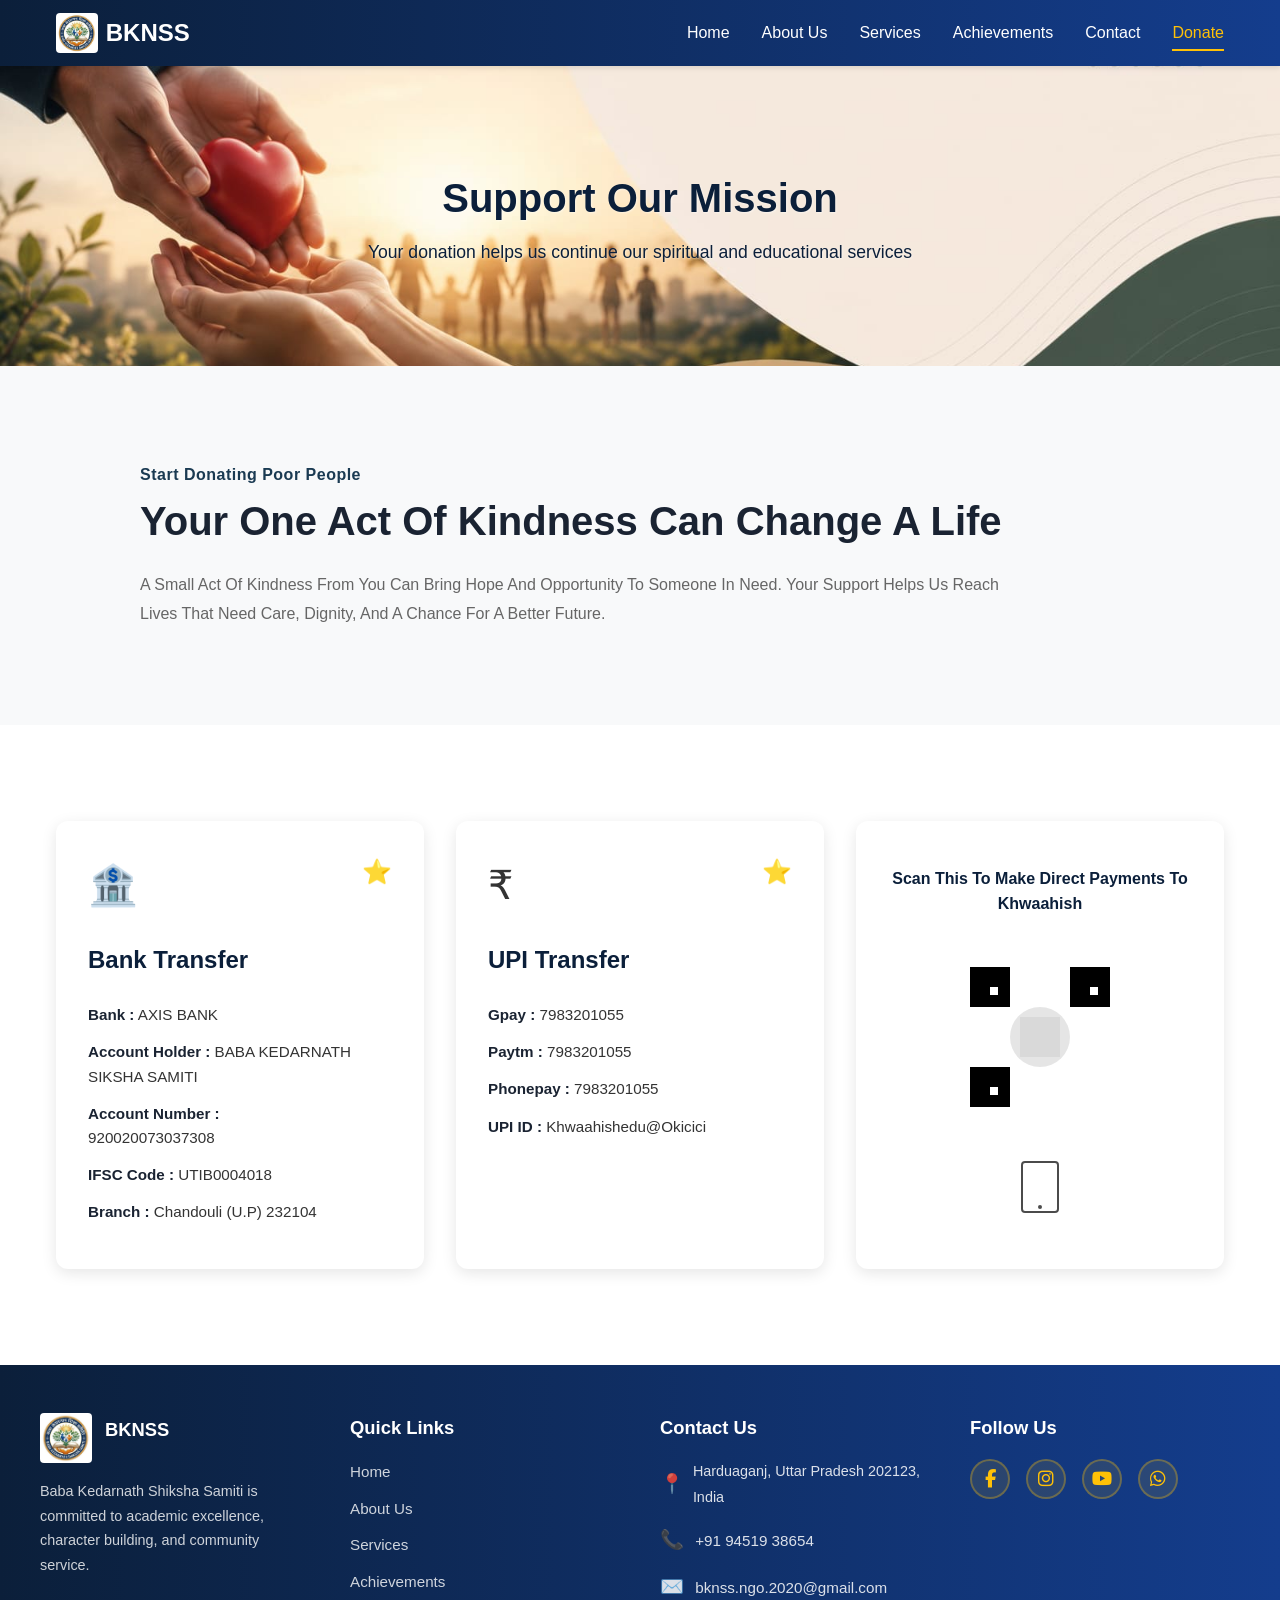
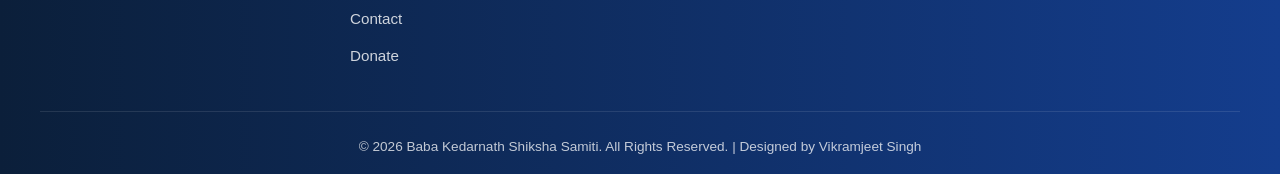
<file: donation.html>
<!DOCTYPE html>
<html lang="en">
<head>
  <meta charset="UTF-8">
  <meta name="viewport" content="width=device-width, initial-scale=1.0">
  <title>Donate - Baba Kedarnath</title>
  <link rel="stylesheet" href="https://cdnjs.cloudflare.com/ajax/libs/font-awesome/6.4.0/css/all.min.css">
  <link rel="stylesheet" href="styles.css">
</head>
<body>
  <nav>
    <div class="navbar-container">
      <a href="index.html" class="logo"><img src="logo.jpeg" alt="BKNSS Logo" class="logo-img">BKNSS</a>
      <div class="hamburger">
        <span></span>
        <span></span>
        <span></span>
      </div>
      <ul class="nav-links">
        <li><a href="index.html">Home</a></li>
        <li><a href="about-us.html">About Us</a></li>
        <li><a href="services.html">Services</a></li>
        <li><a href="achievement.html">Achievements</a></li>
        <li><a href="contact-us.html">Contact</a></li>
        <li><a href="donation.html">Donate</a></li>
      </ul>
    </div>
  </nav>

  <!-- Page Header -->
  <section class="page-header" style="background-image: url('./donation-cover.jpeg');">
    <div class="page-header-content">
      <h1>Support Our Mission</h1>
      <p>Your donation helps us continue our spiritual and educational services</p>
    </div>
  </section>

  <!-- Donation Hero Section -->
  <section class="donation-hero">
    <div class="container">
      <div class="donation-intro">
        <h3 class="donation-subtitle">Start Donating Poor People</h3>
        <h1>Your One Act Of Kindness Can Change A Life</h1>
        <p>A Small Act Of Kindness From You Can Bring Hope And Opportunity To Someone In Need. Your Support Helps Us Reach Lives That Need Care, Dignity, And A Chance For A Better Future.</p>
      </div>
    </div>
  </section>


  <!-- Donation Methods Section -->
  <section class="donation-methods">
    <div class="container">
      <div class="donation-cards-wrapper">
        <!-- Bank Transfer Card -->
        <div class="donation-card bank-card">
          <div class="card-header">
            <div class="card-icon">🏦</div>
            <div class="card-star">⭐</div>
          </div>
          <h2>Bank Transfer</h2>
          <div class="bank-details">
            <p><strong>Bank :</strong> AXIS BANK</p>
            <p><strong>Account Holder :</strong> BABA KEDARNATH SIKSHA SAMITI</p>
            <p><strong>Account Number :</strong><br>920020073037308</p>
            <p><strong>IFSC Code :</strong> UTIB0004018</p>
            <p><strong>Branch :</strong> Chandouli (U.P) 232104</p>
          </div>
        </div>

        <!-- UPI Transfer Card -->
        <div class="donation-card upi-card">
          <div class="card-header">
            <div class="card-icon">₹</div>
            <div class="card-star">⭐</div>
          </div>
          <h2>UPI Transfer</h2>
          <div class="upi-details">
            <p><strong>Gpay :</strong> 7983201055</p>
            <p><strong>Paytm :</strong> 7983201055</p>
            <p><strong>Phonepay :</strong> 7983201055</p>
            <p><strong>UPI ID :</strong> Khwaahishedu@Okicici</p>
          </div>
        </div>

        <!-- QR Code Card -->
        <div class="donation-card qr-card">
          <div class="qr-content">
            <h3>Scan This To Make Direct Payments To Khwaahish</h3>
            <div class="qr-image-placeholder">
              <svg width="160" height="160" viewBox="0 0 160 160" fill="none" xmlns="http://www.w3.org/2000/svg">
                <rect width="160" height="160" fill="white"/>
                <rect x="10" y="10" width="40" height="40" fill="black"/>
                <rect x="110" y="10" width="40" height="40" fill="black"/>
                <rect x="10" y="110" width="40" height="40" fill="black"/>
                <rect x="30" y="30" width="8" height="8" fill="white"/>
                <rect x="130" y="30" width="8" height="8" fill="white"/>
                <rect x="30" y="130" width="8" height="8" fill="white"/>
                <circle cx="80" cy="80" r="30" fill="black" opacity="0.1"/>
                <path d="M60 60 L100 60 L100 100 L60 100 Z" fill="black" opacity="0.05"/>
              </svg>
            </div>
            <div class="phone-icon">
              <svg width="60" height="60" viewBox="0 0 60 60" fill="none" xmlns="http://www.w3.org/2000/svg">
                <rect x="12" y="5" width="36" height="50" rx="3" fill="none" stroke="black" stroke-width="2"/>
                <circle cx="30" cy="50" r="2" fill="black"/>
              </svg>
            </div>
          </div>
        </div>
      </div>
    </div>
  </section>

  <!-- Footer -->
  <footer>
    <div class="footer-wrapper">
      <div class="footer-content">
        <div class="footer-section footer-about">
          <div class="footer-logo-wrapper">
            <img src="logo.jpeg" alt="BKNSS Logo" class="footer-logo-img">
            <h3>BKNSS</h3>
          </div>
          <p>Baba Kedarnath Shiksha Samiti is committed to academic excellence, character building, and community service.</p>
        </div>
        <div class="footer-section footer-links">
          <h3>Quick Links</h3>
          <ul>
            <li><a href="index.html">Home</a></li>
            <li><a href="about-us.html">About Us</a></li>
            <li><a href="services.html">Services</a></li>
            <li><a href="achievement.html">Achievements</a></li>
            <li><a href="contact-us.html">Contact</a></li>
            <li><a href="donation.html">Donate</a></li>
          </ul>
        </div>
        <div class="footer-section footer-contact">
          <h3>Contact Us</h3>
          <div class="contact-info">
            <p><span class="contact-icon">📍</span> Harduaganj, Uttar Pradesh 202123, India</p>
            <p><span class="contact-icon">📞</span> <a href="tel:+919451938654">+91 94519 38654</a></p>
            <p><span class="contact-icon">✉️</span> <a href="mailto:bknss.ngo.2020@gmail.com">bknss.ngo.2020@gmail.com</a></p>
          </div>
        </div>
        <div class="footer-section footer-social">
          <h3>Follow Us</h3>
          <div class="social-links">
            <a href="https://www.facebook.com/JagdambaSS11" target="_blank" title="Facebook" class="social-icon">
              <i class="fab fa-facebook-f"></i>
            </a>
            <a href="https://www.instagram.com/jagdambashikshansansthani?utm_source=qr&igsh=MWZ3cHc2M2x3dmhlMw==" target="_blank" title="Instagram" class="social-icon">
              <i class="fab fa-instagram"></i>
            </a>
            <a href="https://youtube.com/@jagdambashikshansansthan?si=ZMRxnx4GJUsGOJsN" target="_blank" title="YouTube" class="social-icon">
              <i class="fab fa-youtube"></i>
            </a>
            <a href="https://wa.me/918081369069" target="_blank" title="WhatsApp" class="social-icon">
              <i class="fab fa-whatsapp"></i>
            </a>
          </div>
        </div>
      </div>
      <div class="footer-bottom">
        <p>&copy; 2026 Baba Kedarnath Shiksha Samiti. All Rights Reserved. | Designed by Vikramjeet Singh</p>
      </div>
    </div>
  </footer>

  <script src="navbar.js"></script>
</body>
</html>
</file>
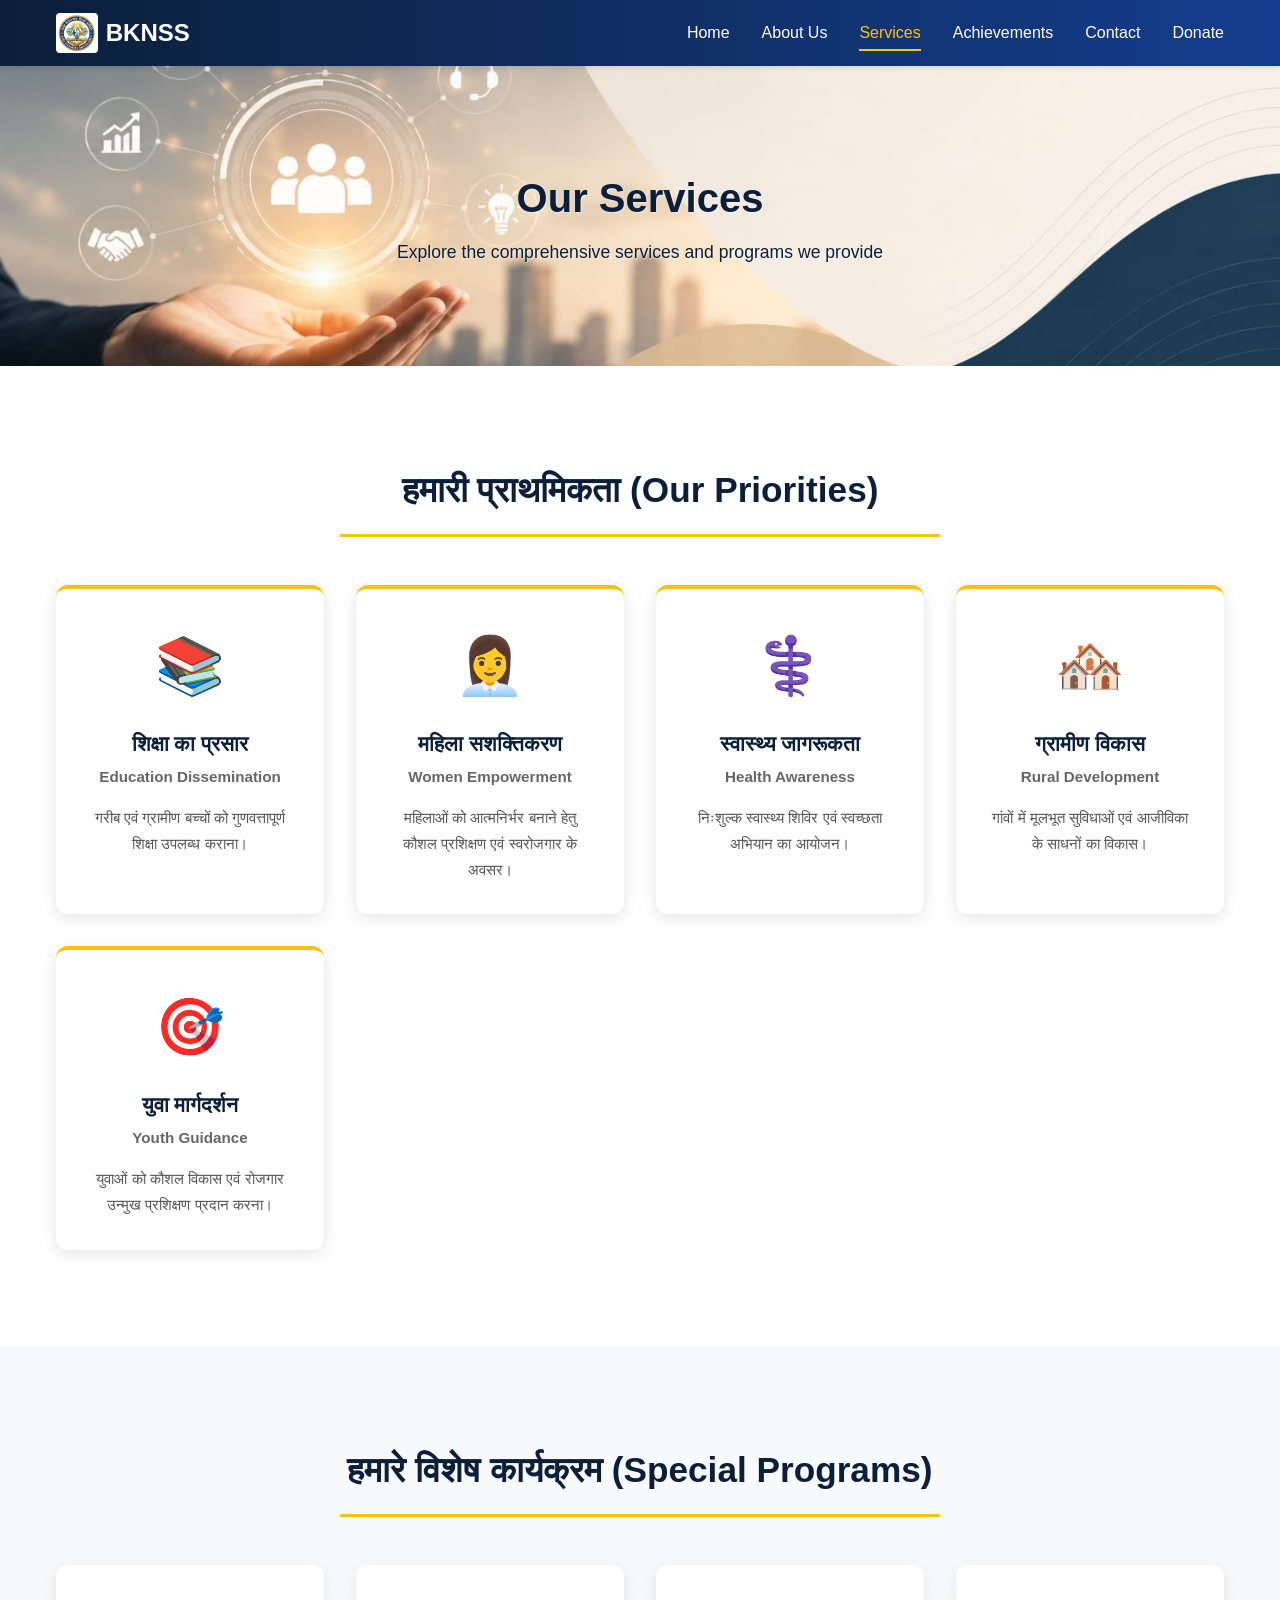
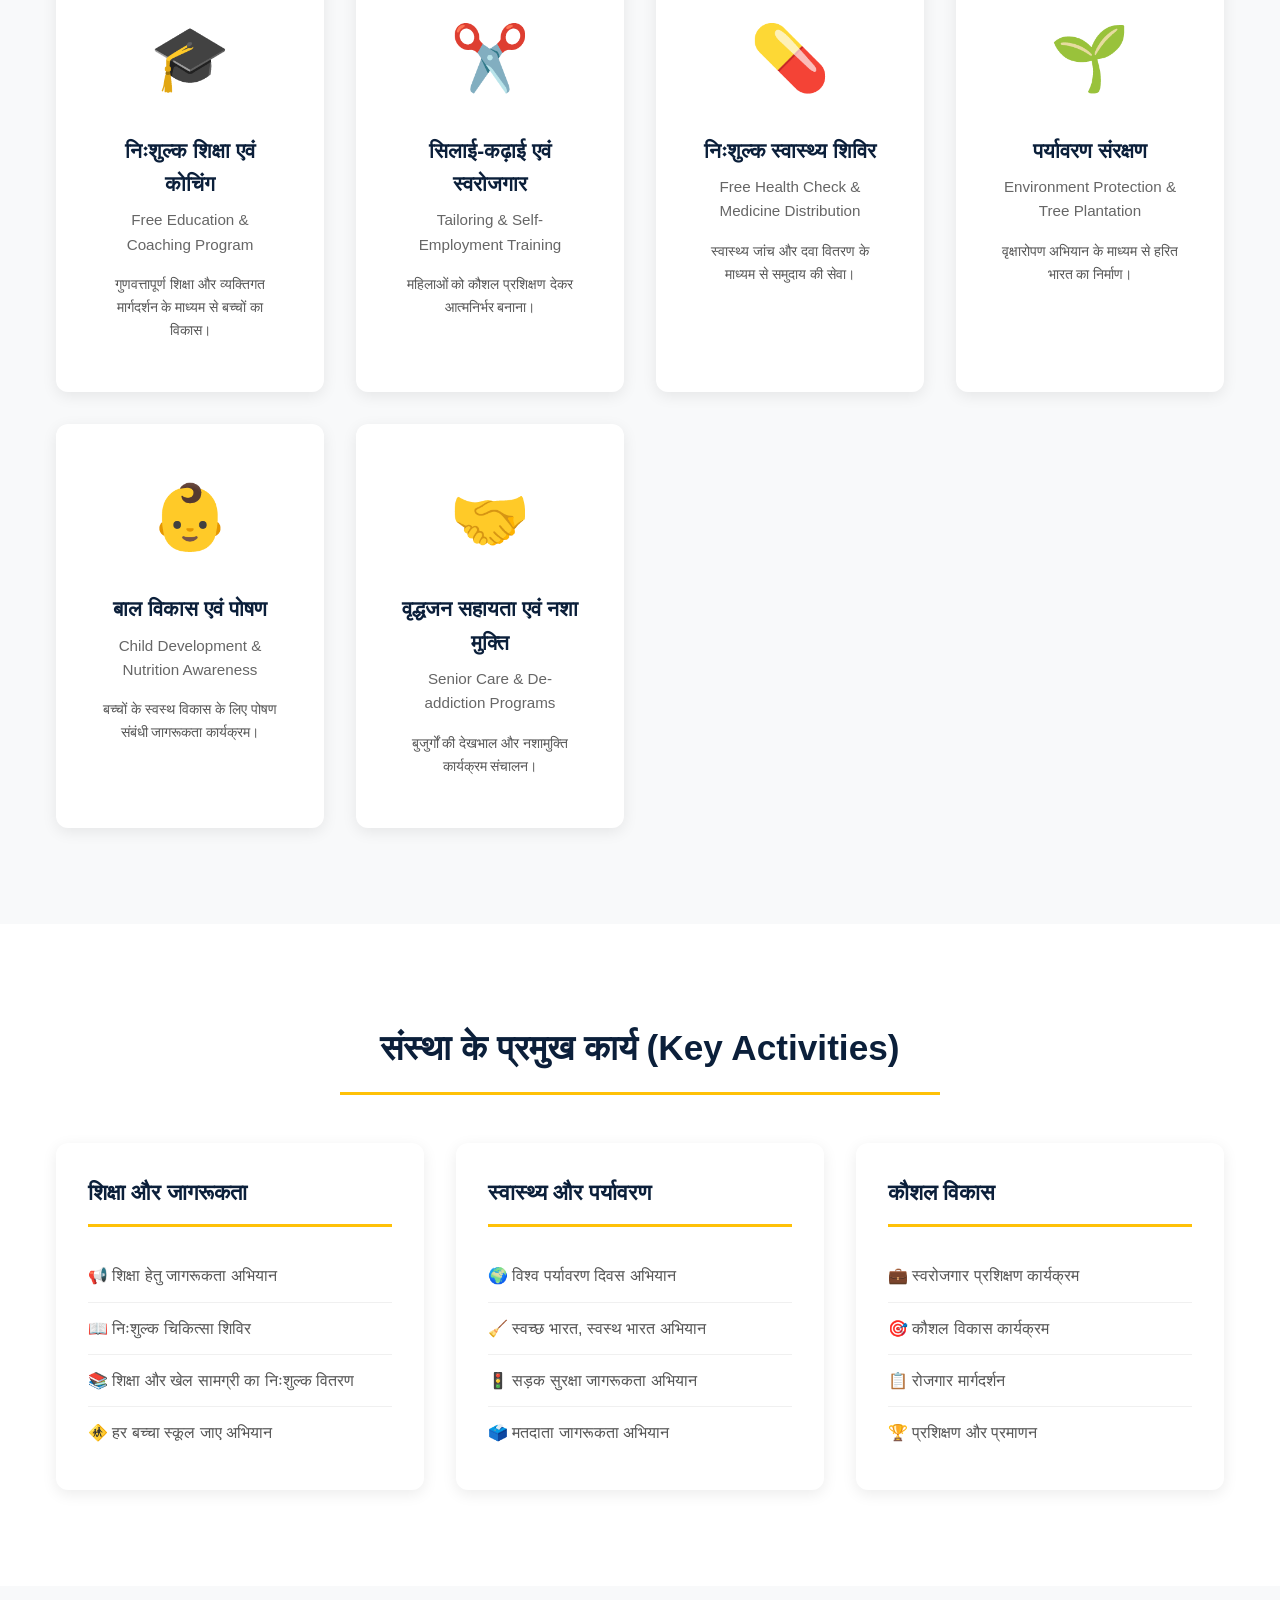
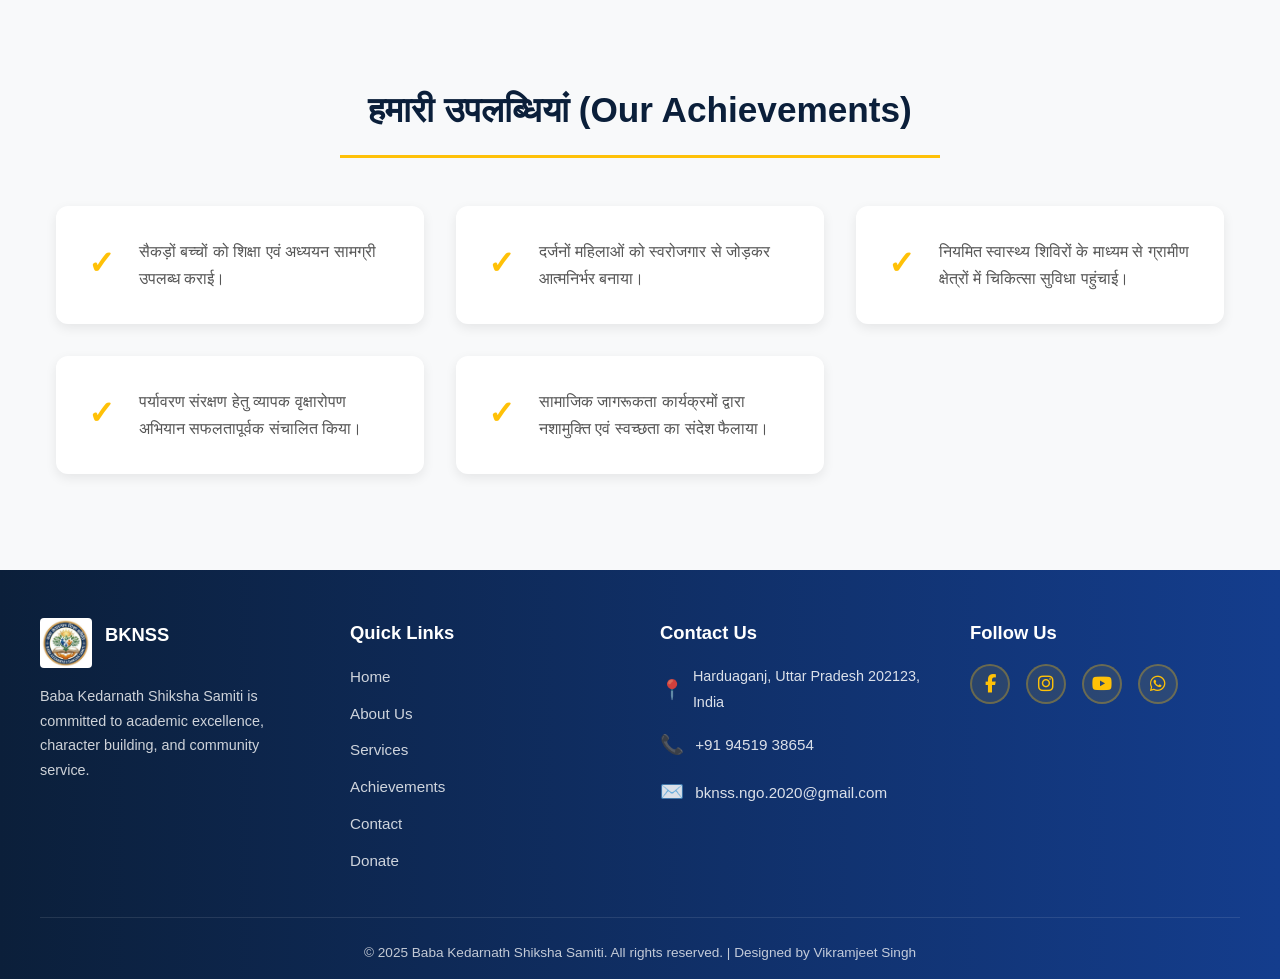
<file: services.html>
<!DOCTYPE html>
<html lang="en">
<head>
  <meta charset="UTF-8">
  <meta name="viewport" content="width=device-width, initial-scale=1.0">
  <title>Services - Baba Kedarnath</title>
  <link rel="stylesheet" href="https://cdnjs.cloudflare.com/ajax/libs/font-awesome/6.4.0/css/all.min.css">
  <link rel="stylesheet" href="styles.css">
</head>
<body>
  <nav>
    <div class="navbar-container">
      <a href="index.html" class="logo"><img src="logo.jpeg" alt="BKNSS Logo" class="logo-img">BKNSS</a>
      <div class="hamburger">
        <span></span>
        <span></span>
        <span></span>
      </div>
      <ul class="nav-links">
        <li><a href="index.html">Home</a></li>
        <li><a href="about-us.html">About Us</a></li>
        <li><a href="services.html">Services</a></li>
        <li><a href="achievement.html">Achievements</a></li>
        <li><a href="contact-us.html">Contact</a></li>
        <li><a href="donation.html">Donate</a></li>
      </ul>
    </div>
  </nav>

  <!-- Page Header -->
  <section class="page-header" style="background-image: url('./services-cover.jpeg');">
    <div class="page-header-content">
      <h1>Our Services</h1>
      <p>Explore the comprehensive services and programs we provide</p>
    </div>
  </section>

  <!-- Our Priorities Section -->
  <section class="services-section">
    <div class="container">
      <h2 class="section-title">हमारी प्राथमिकता (Our Priorities)</h2>
      <div class="priorities-grid">
        <div class="priority-card fade-in-left">
          <div class="priority-icon">📚</div>
          <h3>शिक्षा का प्रसार</h3>
          <h4>Education Dissemination</h4>
          <p>गरीब एवं ग्रामीण बच्चों को गुणवत्तापूर्ण शिक्षा उपलब्ध कराना।</p>
        </div>
        <div class="priority-card fade-in-left">
          <div class="priority-icon">👩‍💼</div>
          <h3>महिला सशक्तिकरण</h3>
          <h4>Women Empowerment</h4>
          <p>महिलाओं को आत्मनिर्भर बनाने हेतु कौशल प्रशिक्षण एवं स्वरोजगार के अवसर।</p>
        </div>
        <div class="priority-card fade-in-left">
          <div class="priority-icon">⚕️</div>
          <h3>स्वास्थ्य जागरूकता</h3>
          <h4>Health Awareness</h4>
          <p>निःशुल्क स्वास्थ्य शिविर एवं स्वच्छता अभियान का आयोजन।</p>
        </div>
        <div class="priority-card fade-in-left">
          <div class="priority-icon">🏘️</div>
          <h3>ग्रामीण विकास</h3>
          <h4>Rural Development</h4>
          <p>गांवों में मूलभूत सुविधाओं एवं आजीविका के साधनों का विकास।</p>
        </div>
        <div class="priority-card fade-in-left">
          <div class="priority-icon">🎯</div>
          <h3>युवा मार्गदर्शन</h3>
          <h4>Youth Guidance</h4>
          <p>युवाओं को कौशल विकास एवं रोजगार उन्मुख प्रशिक्षण प्रदान करना।</p>
        </div>
      </div>
    </div>
  </section>

  <!-- Special Programs Section -->
  <section class="services-section alt-bg">
    <div class="container">
      <h2 class="section-title">हमारे विशेष कार्यक्रम (Special Programs)</h2>
      <div class="programs-grid">
        <div class="program-card fade-in">
          <div class="program-icon">🎓</div>
          <h3>निःशुल्क शिक्षा एवं कोचिंग</h3>
          <p>Free Education & Coaching Program</p>
          <p class="description">गुणवत्तापूर्ण शिक्षा और व्यक्तिगत मार्गदर्शन के माध्यम से बच्चों का विकास।</p>
        </div>
        <div class="program-card fade-in">
          <div class="program-icon">✂️</div>
          <h3>सिलाई-कढ़ाई एवं स्वरोजगार</h3>
          <p>Tailoring & Self-Employment Training</p>
          <p class="description">महिलाओं को कौशल प्रशिक्षण देकर आत्मनिर्भर बनाना।</p>
        </div>
        <div class="program-card fade-in">
          <div class="program-icon">💊</div>
          <h3>निःशुल्क स्वास्थ्य शिविर</h3>
          <p>Free Health Check & Medicine Distribution</p>
          <p class="description">स्वास्थ्य जांच और दवा वितरण के माध्यम से समुदाय की सेवा।</p>
        </div>
        <div class="program-card fade-in">
          <div class="program-icon">🌱</div>
          <h3>पर्यावरण संरक्षण</h3>
          <p>Environment Protection & Tree Plantation</p>
          <p class="description">वृक्षारोपण अभियान के माध्यम से हरित भारत का निर्माण।</p>
        </div>
        <div class="program-card fade-in">
          <div class="program-icon">👶</div>
          <h3>बाल विकास एवं पोषण</h3>
          <p>Child Development & Nutrition Awareness</p>
          <p class="description">बच्चों के स्वस्थ विकास के लिए पोषण संबंधी जागरूकता कार्यक्रम।</p>
        </div>
        <div class="program-card fade-in">
          <div class="program-icon">🤝</div>
          <h3>वृद्धजन सहायता एवं नशा मुक्ति</h3>
          <p>Senior Care & De-addiction Programs</p>
          <p class="description">बुजुर्गों की देखभाल और नशामुक्ति कार्यक्रम संचालन।</p>
        </div>
      </div>
    </div>
  </section>

  <!-- Key Activities Section -->
  <section class="services-section">
    <div class="container">
      <h2 class="section-title">संस्था के प्रमुख कार्य (Key Activities)</h2>
      <div class="activities-container">
        <div class="activities-column fade-in">
          <h3>शिक्षा और जागरूकता</h3>
          <ul class="activities-list">
            <li>📢 शिक्षा हेतु जागरूकता अभियान</li>
            <li>📖 निःशुल्क चिकित्सा शिविर</li>
            <li>📚 शिक्षा और खेल सामग्री का निःशुल्क वितरण</li>
            <li>🚸 हर बच्चा स्कूल जाए अभियान</li>
          </ul>
        </div>
        <div class="activities-column fade-in">
          <h3>स्वास्थ्य और पर्यावरण</h3>
          <ul class="activities-list">
            <li>🌍 विश्व पर्यावरण दिवस अभियान</li>
            <li>🧹 स्वच्छ भारत, स्वस्थ भारत अभियान</li>
            <li>🚦 सड़क सुरक्षा जागरूकता अभियान</li>
            <li>🗳️ मतदाता जागरूकता अभियान</li>
          </ul>
        </div>
        <div class="activities-column fade-in">
          <h3>कौशल विकास</h3>
          <ul class="activities-list">
            <li>💼 स्वरोजगार प्रशिक्षण कार्यक्रम</li>
            <li>🎯 कौशल विकास कार्यक्रम</li>
            <li>📋 रोजगार मार्गदर्शन</li>
            <li>🏆 प्रशिक्षण और प्रमाणन</li>
          </ul>
        </div>
      </div>
    </div>
  </section>

  <!-- Our Achievements Section -->
  <section class="services-section alt-bg">
    <div class="container">
      <h2 class="section-title">हमारी उपलब्धियां (Our Achievements)</h2>
      <div class="achievements-grid">
        <div class="achievement-item fade-in">
          <div class="achievement-icon">✓</div>
          <p>सैकड़ों बच्चों को शिक्षा एवं अध्ययन सामग्री उपलब्ध कराई।</p>
        </div>
        <div class="achievement-item fade-in">
          <div class="achievement-icon">✓</div>
          <p>दर्जनों महिलाओं को स्वरोजगार से जोड़कर आत्मनिर्भर बनाया।</p>
        </div>
        <div class="achievement-item fade-in">
          <div class="achievement-icon">✓</div>
          <p>नियमित स्वास्थ्य शिविरों के माध्यम से ग्रामीण क्षेत्रों में चिकित्सा सुविधा पहुंचाई।</p>
        </div>
        <div class="achievement-item fade-in">
          <div class="achievement-icon">✓</div>
          <p>पर्यावरण संरक्षण हेतु व्यापक वृक्षारोपण अभियान सफलतापूर्वक संचालित किया।</p>
        </div>
        <div class="achievement-item fade-in">
          <div class="achievement-icon">✓</div>
          <p>सामाजिक जागरूकता कार्यक्रमों द्वारा नशामुक्ति एवं स्वच्छता का संदेश फैलाया।</p>
        </div>
      </div>
    </div>
  </section>

  <!-- Footer -->
  <footer>
    <div class="footer-wrapper">
      <div class="footer-content">
        <div class="footer-section footer-about">
          <div class="footer-logo-wrapper">
            <img src="logo.jpeg" alt="BKNSS Logo" class="footer-logo-img">
            <h3>BKNSS</h3>
          </div>
          <p>Baba Kedarnath Shiksha Samiti is committed to academic excellence, character building, and community service.</p>
        </div>
        <div class="footer-section footer-links">
          <h3>Quick Links</h3>
          <ul>
            <li><a href="index.html">Home</a></li>
            <li><a href="about-us.html">About Us</a></li>
            <li><a href="services.html">Services</a></li>
            <li><a href="achievement.html">Achievements</a></li>
            <li><a href="contact-us.html">Contact</a></li>
            <li><a href="donation.html">Donate</a></li>
          </ul>
        </div>
        <div class="footer-section footer-contact">
          <h3>Contact Us</h3>
          <div class="contact-info">
            <p><span class="contact-icon">📍</span> Harduaganj, Uttar Pradesh 202123, India</p>
            <p><span class="contact-icon">📞</span> <a href="tel:+919451938654">+91 94519 38654</a></p>
            <p><span class="contact-icon">✉️</span> <a href="mailto:bknss.ngo.2020@gmail.com">bknss.ngo.2020@gmail.com</a></p>
          </div>
        </div>
        <div class="footer-section footer-social">
          <h3>Follow Us</h3>
          <div class="social-links">
            <a href="https://www.facebook.com/JagdambaSS11" target="_blank" title="Facebook" class="social-icon">
              <i class="fab fa-facebook-f"></i>
            </a>
            <a href="https://www.instagram.com/jagdambashikshansansthani?utm_source=qr&igsh=MWZ3cHc2M2x3dmhlMw==" target="_blank" title="Instagram" class="social-icon">
              <i class="fab fa-instagram"></i>
            </a>
            <a href="https://youtube.com/@jagdambashikshansansthan?si=ZMRxnx4GJUsGOJsN" target="_blank" title="YouTube" class="social-icon">
              <i class="fab fa-youtube"></i>
            </a>
            <a href="https://wa.me/918081369069" target="_blank" title="WhatsApp" class="social-icon">
              <i class="fab fa-whatsapp"></i>
            </a>
          </div>
        </div>
      </div>
      <div class="footer-bottom">
        <p>&copy; 2025 Baba Kedarnath Shiksha Samiti. All rights reserved. | Designed by Vikramjeet Singh</p>
      </div>
    </div>
  </footer>

  <script src="navbar.js"></script>
</body>
</html>
</file>
<file: styles.css>
* {
  margin: 0;
  padding: 0;
  box-sizing: border-box;
}

body {
  font-family: 'Segoe UI', Tahoma, Geneva, Verdana, sans-serif;
  line-height: 1.6;
  color: #333;
  background-color: #f8f9fa;
}

a {
  text-decoration: none;
  color: inherit;
}

/* ===== Navbar Styles ===== */
nav {
  background: linear-gradient(90deg, #0b1f3a, #143d8d);
  padding: 0.8rem 1rem;
  box-shadow: 0 2px 5px rgba(0, 0, 0, 0.1);
  position: sticky;
  top: 0;
  z-index: 1000;
  width: 100%;
}

.navbar-container {
  max-width: 1200px;
  margin: 0 auto;
  display: flex;
  justify-content: space-between;
  align-items: center;
  padding: 0 1rem;
}

.logo {
  color: white;
  font-size: 1.5rem;
  font-weight: bold;
  text-decoration: none;
  display: flex;
  align-items: center;
  gap: 0.5rem;
  transition: color 0.3s ease;
  white-space: nowrap;
  flex-shrink: 0;
}

.logo:hover {
  color: #ffc107;
}

.logo-img {
  height: 40px;
  width: auto;
  object-fit: contain;
  border-radius: 4px;
}

.nav-links {
  display: flex;
  list-style: none;
  gap: 2rem;
  z-index: 1000;
  align-items: center;
}

.nav-links a {
  color: white;
  text-decoration: none;
  font-size: 1rem;
  font-weight: 500;
  transition: color 0.3s ease;
  padding: 0.5rem 0;
  text-align: center;
}

.nav-links a:hover,
.nav-links a.active {
  color: #ffc107;
  border-bottom: 2px solid #ffc107;
}

.hamburger {
  display: none;
  flex-direction: column;
  cursor: pointer;
  gap: 0.4rem;
  position: relative;
  z-index: 1001;
  padding: 0.5rem;
  flex-shrink: 0;
}

.hamburger span {
  width: 25px;
  height: 3px;
  background: white;
  border-radius: 2px;
  transition: all 0.3s ease;
  display: block;
  opacity: 0.9;
}

.hamburger.active span:nth-child(1) {
  transform: rotate(45deg) translate(10px, 10px);
}

.hamburger.active span:nth-child(2) {
  opacity: 0;
}

.hamburger.active span:nth-child(3) {
  transform: rotate(-45deg) translate(8px, -8px);
}

/* ===== Container & Basics ===== */
.container {
  max-width: 1200px;
  margin: 0 auto;
  padding: 2rem 1rem;
}

h1, h2, h3, h4, h5, h6 {
  color: #0b1f3a;
  margin-bottom: 1rem;
}

h1 {
  font-size: 2.5rem;
}

h2 {
  font-size: 2rem;
}

h3 {
  font-size: 1.5rem;
}

h4 {
  font-size: 1.2rem;
}

section {
  padding: 3rem 1rem;
}

/* ===== Table Styles ===== */
table {
  border-collapse: collapse;
}

table th,
table td {
  border-color: #555 !important;
}

table thead {
  background-color: #0b1f3a;
  color: white;
}

/* ===== Hero Section ===== */
.hero {
  background-image: url('../images/cover.jpeg');
  background-size: cover;
  background-position: center right;
  color: white;
  padding: 100px 1rem;
  text-align: left;
  min-height: 500px;
  display: flex;
  align-items: center;
  justify-content: flex-start;
  position: relative;
}

.hero-content {
  max-width: 1200px;
  width: 100%;
  margin: 0 auto;
  z-index: 2;
  position: relative;
  padding-left: 2rem;
}

.hero-content h1 {
  font-size: 3rem;
  margin-bottom: 1rem;
  animation: fadeIn 0.8s ease-in;
  color: white;
  font-family: 'Segoe UI', Tahoma, Geneva, Verdana, sans-serif;
  font-weight: 700;
  line-height: 1.2;
  max-width: 600px;
}

.hero-content p {
  font-size: 1.3rem;
  margin-bottom: 2rem;
  animation: fadeIn 0.8s ease-in 0.2s both;
  color: rgba(255, 255, 255, 0.9);
}

.hero-buttons {
  display: flex;
  gap: 1rem;
  justify-content: flex-start;
  flex-wrap: wrap;
  animation: fadeIn 0.8s ease-in 0.4s both;
  margin-top: 2rem;
}

/* ===== Buttons ===== */
.btn {
  padding: 12px 30px;
  border-radius: 5px;
  font-weight: 600;
  cursor: pointer;
  transition: transform 0.35s ease, box-shadow 0.35s ease, background-color 0.35s ease, color 0.35s ease, border-color 0.35s ease;
  border: none;
  display: inline-block;
}

.btn-primary {
  background-color: #ffc107;
  color: #1a3a52;
}

.btn-primary:hover {
  background-color: #ffb300;
  transform: translateY(-2px);
  box-shadow: 0 5px 15px rgba(255, 193, 7, 0.4);
  color: #1a3a52;
}

.btn-secondary {
  background-color: transparent;
  color: white;
  border: 2px solid white;
}

.btn-secondary:hover {
  background-color: white;
  color: #1e3c72;
}

/* ===== Page Header ===== */
.page-header {
  color: white;
  padding: 60px 1rem;
  text-align: center;
  position: relative;
  background-size: cover;
  background-position: center;
  min-height: 300px;
  display: flex;
  align-items: center;
  justify-content: center;
}

.page-header-content {
  position: relative;
  z-index: 2;
}

.page-header-content h1 {
  font-size: 2.5rem;
  margin-bottom: 0.5rem;
  color: #0b1f3a;
  text-shadow: 1px 1px 2px rgba(255, 255, 255, 0.5);
}

.page-header-content p {
  font-size: 1.1rem;
  color: #0b1f3a;
  text-shadow: 1px 1px 2px rgba(255, 255, 255, 0.5);
}

/* ===== About Preview Section ===== */
.about-preview {
  background-color: white;
  padding: 3rem 1rem;
}

.about-content {
  display: grid;
  grid-template-columns: 1fr 1fr;
  gap: 3rem;
  align-items: center;
  max-width: 1200px;
  margin: 0 auto;
}

.about-text h2 {
  color: #0b1f3a;
  font-size: 2.2rem;
  margin-bottom: 1.5rem;
  font-weight: 700;
}

.about-text p {
  color: #555;
  margin-bottom: 1.5rem;
  line-height: 1.9;
  font-size: 0.95rem;
}

.about-text .btn-read-more {
  margin-top: 1.5rem;
  background-color: #ffc107;
  color: #1a3a52;
  font-weight: 600;
  padding: 0.75rem 2rem;
  border-radius: 6px;
  display: inline-block;
  transition: all 0.3s ease;
}

.about-text .btn-read-more:hover {
  background-color: #ffb300;
  transform: translateY(-2px);
  box-shadow: 0 4px 12px rgba(255, 193, 7, 0.3);
}

/* ===== About Image Single Layout ===== */
.about-image-single {
  width: 100%;
  display: flex;
  justify-content: center;
}

.about-img-single {
  width: 100%;
  max-width: 100%;
  height: 400px;
  object-fit: cover;
  border-radius: 20px;
  box-shadow: 0 8px 20px rgba(0, 0, 0, 0.15);
}

/* ===== About Image Grid Layout ===== */
.about-image {
  display: grid;
  grid-template-columns: 1fr 1fr;
  gap: 2rem;
  width: 100%;
}

.about-image .placeholder-image {
  max-width: 100%;
  border-radius: 12px;
  box-shadow: 0 4px 12px rgba(0, 0, 0, 0.1);
  height: 350px;
  object-fit: cover;
}

.about-image img {
  width: 100%;
  height: 350px;
  object-fit: cover;
  border-radius: 12px;
  box-shadow: 0 4px 12px rgba(0, 0, 0, 0.1);
}

/* ===== About Content Stacked Layout (About Us Page) ===== */
.about-content-stacked {
  display: grid;
  grid-template-columns: 1fr !important;
  gap: 3rem;
  align-items: flex-start;
}

/* ===== Objective Section ===== */
.objective {
  background-color: white;
  padding: 3rem 1rem;
}

#container03 {
  max-width: 1200px;
  margin: 0 auto;
  display: grid;
  grid-template-columns: 1fr;
  gap: 3rem;
  align-items: center;
}

#objective-content {
  background: linear-gradient(90deg, #0b1f3a, #143d8d);
  color: white;
  padding: 3rem;
  border-radius: 12px;
  box-shadow: 0 4px 12px rgba(0, 0, 0, 0.15);
}

#objective-content h1 {
  color: white;
  font-size: 2rem;
  margin-bottom: 1.5rem;
  font-weight: 700;
  text-transform: uppercase;
  letter-spacing: 1px;
}

#objective-content p {
  color: rgba(255, 255, 255, 0.9);
  font-size: 1rem;
  margin-bottom: 1.5rem;
  line-height: 1.6;
}

#objective-content ul {
  list-style: none;
  padding: 0;
}

#objective-content ul li {
  color: rgba(255, 255, 255, 0.9);
  margin-bottom: 1.3rem;
  padding-left: 2.5rem;
  position: relative;
  font-size: 0.95rem;
  line-height: 1.7;
}

#objective-content ul li:before {
  content: "✓";
  position: absolute;
  left: 0;
  top: 0;
  color: #ffc107;
  font-weight: bold;
  font-size: 1.2rem;
}

.gallery-grid {
  display: grid;
  grid-template-columns: repeat(3, 1fr);
  gap: 1rem;
  margin: 2rem 0;
  max-width: 1200px;
  margin-left: auto;
  margin-right: auto;
}

.gallery-item {
  border-radius: 12px;
  overflow: hidden;
  box-shadow: 0 4px 12px rgba(0, 0, 0, 0.1);
  transition: transform 0.3s ease;
  background: white;
}

.gallery-item:hover {
  transform: translateY(-5px);
}

.placeholder-image {
  background: linear-gradient(135deg, #e3f2fd 0%, #f3e5f5 100%);
  border-radius: 8px;
  text-align: center;
  color: #999;
  display: block;
  overflow: hidden;
  width: 100%;
  max-width: 500px;
}

.placeholder-image img {
  width: 100%;
  height: auto;
  display: block;
  border-radius: 8px;
}

.gallery-placeholder {
  background: linear-gradient(135deg, #5c6bc0 0%, #9575cd 100%);
  border-radius: 12px;
  overflow: hidden;
  width: 100%;
  aspect-ratio: 16 / 9;
  display: block;
}

.gallery-placeholder img {
  width: 100%;
  height: 100%;
  object-fit: cover;
  display: block;
}

.gallery-buttons {
  text-align: center;
  margin-top: 2rem;
}

/* ===== Gallery Carousel Animation ===== */
.gallery-carousel-wrapper {
  overflow: hidden;
  background-color: white;
  padding: 2rem 0;
}

.gallery-carousel {
  display: flex;
  gap: 1.5rem;
  animation: scrollLeft 10s linear infinite;
  width: max-content;
}

.gallery-carousel .gallery-item {
  flex: 0 0 auto;
  width: 300px;
  height: 200px;
  border-radius: 12px;
  overflow: hidden;
  box-shadow: 0 4px 12px rgba(0, 0, 0, 0.15);
  transition: transform 0.3s ease;
}

.gallery-carousel .gallery-item:hover {
  transform: scale(1.05) translateY(-5px);
}

.gallery-carousel .gallery-placeholder {
  width: 100%;
  height: 100%;
  aspect-ratio: auto;
}

.gallery-carousel .gallery-placeholder img {
  width: 100%;
  height: 100%;
  object-fit: cover;
}

@keyframes scrollLeft {
  0% {
    transform: translateX(0);
  }
  100% {
    transform: translateX(-50%);
  }
}

/* ===== Statistics Section ===== */
.statistics {
  background: linear-gradient(90deg, #0b1f3a, #143d8d);
  color: white;
  padding: 4rem 1rem;
}

.statistics .container {
  padding: 0 1rem;
}

.stats-grid {
  display: grid;
  grid-template-columns: repeat(auto-fit, minmax(200px, 1fr));
  gap: 2rem;
  max-width: 1200px;
  margin: 0 auto;
}

.stat-card {
  text-align: center;
  padding: 2rem;
}

.counter-card {
  font-size: 1.1rem;
}

.stat-card .stat-number {
  font-size: 3rem;
  font-weight: bold;
  color: #ffc107;
  margin-bottom: 0.5rem;
}

.stat-card .stat-label {
  font-size: 1.1rem;
  color: rgba(255, 255, 255, 0.8);
}

/* ===== Contact Preview Section ===== */
.contact-preview {
  background-color: white;
  padding: 3rem 1rem;
}

.contact-grid {
  display: grid;
  grid-template-columns: repeat(auto-fit, minmax(280px, 1fr));
  gap: 2rem;
  margin: 2rem 0;
}

.contact-item {
  background: white;
  border-radius: 8px;
  padding: 2rem;
  box-shadow: 0 2px 8px rgba(0, 0, 0, 0.1);
  text-align: center;
  transition: transform 0.3s ease;
}

.contact-item:hover {
  transform: translateY(-3px);
}

.contact-item-icon {
  font-size: 2.5rem;
  margin-bottom: 1rem;
}

.contact-item h3 {
  color: #0b1f3a;
  margin-bottom: 0.5rem;
}

.contact-item p {
  color: #666;
  margin-bottom: 0.5rem;
}

.contact-buttons {
  text-align: center;
  margin-top: 2rem;
}

/* ===== Vision & Mission ===== */
.vision-mission {
  display: grid;
  grid-template-columns: 1fr 1fr;
  gap: 2rem;
  max-width: 1200px;
  margin: 2rem auto;
  padding: 0 1rem;
}

.vm-card {
  background: white;
  border-radius: 8px;
  padding: 2rem;
  border-left: 5px solid;
}

.vm-card:first-child {
  border-left-color: #ffc107;
}

.vm-card:last-child {
  border-left-color: #1a3a52;
}

.vm-card h3 {
  color: #0b1f3a;
  margin-bottom: 1rem;
  font-size: 1.3rem;
}

.vm-card p {
  color: #666;
  line-height: 1.8;
  margin-bottom: 1rem;
  font-size: 0.95rem;
}

/* ===== Leadership Section ===== */
.leadership {
  max-width: 1200px;
  margin: 2rem auto;
  padding: 2rem 1rem;
}

.leadership h2 {
  text-align: center;
  margin-bottom: 2rem;
  color: #0b1f3a;
}

.leadership-grid {
  display: grid;
  grid-template-columns: repeat(auto-fit, minmax(250px, 1fr));
  gap: 2rem;
}

.leadership-card {
  background: white;
  border-radius: 8px;
  padding: 2rem;
  text-align: center;
  box-shadow: 0 2px 8px rgba(0, 0, 0, 0.1);
  transition: transform 0.3s ease;
}

.leadership-card:hover {
  transform: translateY(-5px);
}

.leadership-icon {
  font-size: 3rem;
  margin-bottom: 1rem;
  display: flex;
  justify-content: center;
  align-items: center;
}

.chairman-image {
  width: 120px;
  height: 120px;
  border-radius: 50%;
  object-fit: cover;
  border: 3px solid #0b1f3a;
}

.leadership-card h4 {
  color: #0b1f3a;
  font-size: 1.3rem;
  margin-bottom: 0.5rem;
}

.leadership-card p {
  color: #666;
  font-size: 0.95rem;
  margin-bottom: 0.5rem;
}

.leadership-card .position {
  color: #e53935;
  font-style: italic;
  font-size: 0.85rem;
}

/* ===== Contact Us Page Header ===== */
.contact-header {
  position: relative;
  color: white;
  padding: 3rem 1rem;
  text-align: center;
  background-size: cover;
  background-position: center;
  min-height: 300px;
  display: flex;
  flex-direction: column;
  align-items: center;
  justify-content: center;
  gap: 1rem;
}

.contact-header h1 {
  color: #0b1f3a;
  font-size: 2rem;
  margin-bottom: 0.5rem;
  text-shadow: 1px 1px 2px rgba(255, 255, 255, 0.5);
  position: relative;
  z-index: 2;
}

.contact-header p {
  color: #0b1f3a;
  font-size: 1.1rem;
  text-shadow: 1px 1px 2px rgba(255, 255, 255, 0.5);
  position: relative;
  z-index: 2;
}

/* ===== Contact Info Section ===== */
.contact-info-grid {
  display: grid;
  grid-template-columns: repeat(auto-fit, minmax(250px, 1fr));
  gap: 2rem;
  max-width: 1200px;
  margin: 2rem auto;
  padding: 2rem 1rem 0;
  position: relative;
  z-index: 10;
}

.contact-info-card {
  background: white;
  border-radius: 8px;
  padding: 2rem;
  box-shadow: 0 4px 12px rgba(0, 0, 0, 0.1);
  text-align: center;
}

.contact-info-card-icon {
  font-size: 2.5rem;
  margin-bottom: 1rem;
}

.contact-info-card h3 {
  color: #0b1f3a;
  margin-bottom: 0.5rem;
}

.contact-info-card p {
  color: #666;
  margin-bottom: 0.5rem;
}

.contact-info-card a {
  color: #666666;
  font-weight: 600;
}

/* ===== Quick Connect Section ===== */
.quick-connect {
  background-color: white;
  padding: 3rem 1rem;
  text-align: center;
}

.quick-connect h2 {
  text-align: center;
  margin-bottom: 2rem;
  color: #1e3c72;
}

.connect-grid {
  display: grid;
  grid-template-columns: repeat(auto-fit, minmax(200px, 1fr));
  gap: 2rem;
  max-width: 1200px;
  margin: 0 auto;
}

.connect-item {
  background: white;
  border-radius: 8px;
  padding: 2rem;
  border-left: 5px solid #ffc107;
  box-shadow: 0 2px 8px rgba(0, 0, 0, 0.1);
  transition: transform 0.3s ease;
  display: block;
  text-decoration: none;
  color: inherit;
}

.connect-item:hover {
  transform: translateY(-3px);
}

.connect-item-icon {
  font-size: 2rem;
  margin-bottom: 0.5rem;
}

.connect-item h3 {
  color: #0b1f3a;
  font-size: 1.1rem;
  margin-bottom: 0.5rem;
}

.connect-item p {
  color: #666;
  font-size: 0.9rem;
}

/* ===== Footer ===== */
footer {
  background: linear-gradient(90deg, #0b1f3a, #143d8d);
  color: white;
  padding: 3rem 1rem 1rem;
}

.footer-wrapper {
  max-width: 1200px;
  margin: 0 auto;
}

.footer-content {
  display: grid;
  grid-template-columns: repeat(4, 1fr);
  gap: 2.5rem;
  margin-bottom: 2rem;
}

.footer-section {
  color: rgba(255, 255, 255, 0.95);
}

.footer-section h3 {
  color: #ffffff;
  margin-bottom: 1rem;
  font-size: 1.15rem;
  font-weight: 600;
}

.footer-section p {
  color: rgba(255, 255, 255, 0.85);
  font-size: 0.9rem;
  line-height: 1.8;
}

.footer-about p {
  color: rgba(255, 255, 255, 0.8);
  font-size: 0.9rem;
  line-height: 1.7;
}

.footer-logo-wrapper {
  display: flex;
  align-items: center;
  gap: 0.8rem;
  margin-bottom: 1rem;
}

.footer-logo-img {
  height: 50px;
  width: auto;
  object-fit: contain;
  border-radius: 4px;
}

.footer-section ul {
  list-style: none;
}

.footer-section ul li {
  margin-bottom: 0.7rem;
}

.footer-section a {
  color: rgba(255, 255, 255, 0.8);
  transition: color 0.3s ease;
  font-size: 0.95rem;
}

.footer-section a:hover {
  color: #ffffff;
}

.contact-info {
  display: flex;
  flex-direction: column;
  gap: 0.8rem;
}

.contact-info p {
  display: flex;
  align-items: center;
  gap: 0.7rem;
  color: rgba(255, 255, 255, 0.85);
  font-size: 0.9rem;
}

.contact-icon {
  display: inline-block;
  font-size: 1.2rem;
  min-width: 20px;
}

.contact-info a {
  color: rgba(255, 255, 255, 0.85);
  text-decoration: none;
  transition: color 0.3s ease;
}

.contact-info a:hover {
  color: #ffffff;
}

.social-links {
  display: flex;
  gap: 1rem;
  margin-top: 1rem;
}

.social-links .social-icon {
  display: inline-flex;
  align-items: center;
  justify-content: center;
  width: 40px;
  height: 40px;
  background: rgba(255, 193, 7, 0.1);
  border-radius: 50%;
  transition: all 0.3s ease;
  color: #ffc107;
  border: 2px solid rgba(255, 193, 7, 0.3);
}

.social-links .social-icon:hover {
  background: #ffc107;
  color: #0f1f2e;
  transform: translateY(-3px);
  border-color: #ffc107;
  box-shadow: 0 5px 15px rgba(255, 193, 7, 0.3);
}

.social-links .social-icon i {
  font-size: 18px;
}

.footer-bottom {
  text-align: center;
  padding-top: 1.5rem;
  border-top: 1px solid rgba(255, 255, 255, 0.1);
  color: rgba(255, 255, 255, 0.75);
  font-size: 0.85rem;
}

/* ===== Donation Section ===== */
.donation-hero {
  background-color: #f8f9fa;
  padding: 4rem 1rem;
}

.donation-intro {
  max-width: 1000px;
  margin: 0 auto;
}

.donation-icon {
  margin-bottom: 1rem;
}

.donation-subtitle {
  color: #1a3a52;
  font-size: 1rem;
  font-weight: 600;
  margin-bottom: 0.5rem;
  letter-spacing: 0.5px;
}

.donation-intro h1 {
  color: #1a2332;
  font-size: 2.5rem;
  font-weight: 700;
  margin-bottom: 1.5rem;
  line-height: 1.3;
}

.donation-intro p {
  color: #666;
  font-size: 1rem;
  line-height: 1.8;
  max-width: 900px;
}

.donation-methods {
  background-color: white;
  padding: 4rem 1rem;
}

.donation-cards-wrapper {
  display: grid;
  grid-template-columns: repeat(3, 1fr);
  gap: 2rem;
  max-width: 1200px;
  margin: 0 auto;
}

.donation-card {
  background: white;
  border-radius: 12px;
  padding: 2rem;
  box-shadow: 0 4px 15px rgba(0, 0, 0, 0.1);
  transition: all 0.3s ease;
}

.donation-card:hover {
  box-shadow: 0 8px 25px rgba(0, 0, 0, 0.15);
  transform: translateY(-5px);
}

.card-header {
  display: flex;
  justify-content: space-between;
  align-items: flex-start;
  margin-bottom: 1.5rem;
}

.card-icon {
  font-size: 2.5rem;
}

.card-star {
  font-size: 1.5rem;
}

.donation-card h2 {
  color: #0b1f3a;
  font-size: 1.5rem;
  margin-bottom: 1.5rem;
  font-weight: 700;
}

.bank-details p,
.upi-details p {
  color: #333;
  font-size: 0.95rem;
  margin-bottom: 0.8rem;
  line-height: 1.6;
}

.bank-details strong,
.upi-details strong {
  color: #1a2332;
  font-weight: 700;
}

.qr-card {
  display: flex;
  flex-direction: column;
  justify-content: center;
  align-items: center;
  text-align: center;
}

.qr-content {
  display: flex;
  flex-direction: column;
  align-items: center;
  gap: 1.5rem;
}

.qr-card h3 {
  color: #0b1f3a;
  font-size: 1rem;
  font-weight: 600;
  margin-bottom: 1rem;
}

.qr-image-placeholder {
  width: 160px;
  height: 160px;
  background: #f8f9fa;
  border-radius: 8px;
  display: flex;
  align-items: center;
  justify-content: center;
}

.phone-icon {
  margin-top: 1rem;
  opacity: 0.7;
}

@keyframes fadeIn {
  from {
    opacity: 0;
    transform: translateY(20px);
  }
  to {
    opacity: 1;
    transform: translateY(0);
  }
}

@keyframes fadeInLeft {
  from {
    opacity: 0;
    transform: translateX(-20px);
  }
  to {
    opacity: 1;
    transform: translateX(0);
  }
}

@keyframes fadeInRight {
  from {
    opacity: 0;
    transform: translateX(20px);
  }
  to {
    opacity: 1;
    transform: translateX(0);
  }
}

.fade-in {
  animation: fadeIn 0.8s ease-in both;
}

.fade-in-left {
  animation: fadeInLeft 0.8s ease-in both;
}

.fade-in-right {
  animation: fadeInRight 0.8s ease-in both;
}

.section-title,
.hero-content,
.about-text,
.about-image-single,
.gallery-item,
.priority-card,
.contact-item,
.footer-section {
  animation: fadeIn 0.9s ease-in both;
}

/* ===== Founder's Message Section ===== */
.founders-message {
  padding: 4rem 1rem;
}

.founders-content {
  max-width: 900px;
  margin: 0 auto;
  background: white;
  padding: 3rem;
  border-radius: 12px;
  box-shadow: 0 4px 20px rgba(0, 0, 0, 0.1);
}

.founders-content h2 {
  text-align: center;
  color: #0b1f3a;
  font-size: 2rem;
  margin-bottom: 2rem;
  font-weight: 700;
  padding-bottom: 1rem;
  border-bottom: 3px solid #ffc107;
}

.message-body {
  line-height: 1.9;
  color: #333;
}

.message-body p {
  margin-bottom: 1.5rem;
  text-align: justify;
  font-size: 1rem;
  color: #444;
}

.greeting {
  font-size: 1.05rem;
  color: #0b1f3a;
  margin-bottom: 1.5rem;
}

.message-signature {
  margin-top: 2.5rem;
  padding-top: 1.5rem;
  border-top: 2px solid #f0f0f0;
  text-align: right;
}

.message-signature p {
  margin-bottom: 0.3rem;
  text-align: right;
  justify-content: flex-end;
}

.message-signature p:first-child {
  font-weight: 600;
  color: #1a3a52;
  margin-bottom: 1rem;
}

.message-signature p:last-child {
  color: #666;
  font-size: 0.95rem;
  line-height: 1.8;
}

/* ===== Services Page Styles ===== */
.services-section {
  padding: 4rem 1rem;
  background-color: white;
}

.services-section.alt-bg {
  background-color: #f8f9fa;
}

.section-title {
  text-align: center;
  color: #0b1f3a;
  font-size: 2.2rem;
  margin-bottom: 3rem;
  font-weight: 700;
  padding-bottom: 1rem;
  border-bottom: 3px solid #ffc107;
  max-width: 600px;
  margin-left: auto;
  margin-right: auto;
}

/* Priorities Grid */
.priorities-grid {
  display: grid;
  grid-template-columns: repeat(auto-fit, minmax(220px, 1fr));
  gap: 2rem;
  margin: 0 auto;
}

.priority-card {
  background: white;
  border-radius: 12px;
  padding: 2rem;
  text-align: center;
  box-shadow: 0 4px 15px rgba(0, 0, 0, 0.1);
  transition: all 0.3s ease;
  border-top: 4px solid #ffc107;
}

.priority-card:hover {
  transform: translateY(-8px);
  box-shadow: 0 8px 25px rgba(0, 0, 0, 0.15);
}

.priority-icon {
  font-size: 3.5rem;
  margin-bottom: 1rem;
}

.priority-card h3 {
  color: #0b1f3a;
  font-size: 1.3rem;
  margin-bottom: 0.3rem;
  font-weight: 700;
}

.priority-card h4 {
  color: #666;
  font-size: 0.95rem;
  margin-bottom: 1rem;
  font-weight: 600;
}

.priority-card p {
  color: #555;
  font-size: 0.95rem;
  line-height: 1.7;
}

/* Programs Grid */
.programs-grid {
  display: grid;
  grid-template-columns: repeat(auto-fit, minmax(250px, 1fr));
  gap: 2rem;
  margin: 0 auto;
}

.program-card {
  background: white;
  border-radius: 12px;
  padding: 2.5rem;
  text-align: center;
  box-shadow: 0 4px 15px rgba(0, 0, 0, 0.08);
  transition: all 0.3s ease;
  border: 2px solid transparent;
}

.program-card:hover {
  transform: translateY(-10px);
  box-shadow: 0 10px 30px rgba(0, 0, 0, 0.15);
  border-color: #ffc107;
}

.program-icon {
  font-size: 4rem;
  margin-bottom: 1.5rem;
  display: inline-block;
}

.program-card h3 {
  color: #0b1f3a;
  font-size: 1.3rem;
  margin-bottom: 0.5rem;
  font-weight: 700;
}

.program-card p {
  color: #666;
  font-size: 0.95rem;
  margin-bottom: 0.5rem;
}

.program-card .description {
  color: #555;
  font-size: 0.9rem;
  line-height: 1.6;
  margin-top: 1rem;
}

/* Activities Section */
.activities-container {
  display: grid;
  grid-template-columns: repeat(auto-fit, minmax(300px, 1fr));
  gap: 2rem;
  margin: 0 auto;
  max-width: 1200px;
}

.activities-column {
  background: white;
  border-radius: 12px;
  padding: 2rem;
  box-shadow: 0 4px 15px rgba(0, 0, 0, 0.08);
}

.activities-column h3 {
  color: #0b1f3a;
  font-size: 1.4rem;
  margin-bottom: 1.5rem;
  font-weight: 700;
  padding-bottom: 0.8rem;
  border-bottom: 3px solid #ffc107;
}

.activities-list {
  list-style: none;
}

.activities-list li {
  color: #555;
  font-size: 1rem;
  padding: 0.8rem 0;
  border-bottom: 1px solid #f0f0f0;
  transition: color 0.3s ease;
}

.activities-list li:last-child {
  border-bottom: none;
}

.activities-list li:hover {
  color: #ffc107;
  padding-left: 0.5rem;
}

/* Achievements Grid */
.achievement-gallery-grid {
  display: grid;
  grid-template-columns: repeat(auto-fit, minmax(280px, 1fr));
  gap: 2rem;
  max-width: 1200px;
  margin: 0 auto;
}

.achievements-grid {
  display: grid;
  grid-template-columns: repeat(auto-fit, minmax(280px, 1fr));
  gap: 2rem;
  margin: 0 auto;
}

.achievement-item {
  background: white;
  border-radius: 12px;
  padding: 2rem;
  display: flex;
  gap: 1.5rem;
  align-items: flex-start;
  box-shadow: 0 4px 12px rgba(0, 0, 0, 0.08);
  transition: all 0.3s ease;
}

.achievement-item:hover {
  transform: translateX(10px);
  box-shadow: 0 6px 20px rgba(0, 0, 0, 0.12);
}

.achievement-icon {
  font-size: 2rem;
  color: #ffc107;
  flex-shrink: 0;
  font-weight: bold;
}

.achievement-item p {
  color: #555;
  font-size: 1rem;
  line-height: 1.7;
}

/* Call to Action Section */
.cta-section {
  background: linear-gradient(135deg, #1a3a52 0%, #0f2844 100%);
  color: white;
  padding: 4rem 1rem;
  margin-top: 2rem;
}

.cta-content {
  max-width: 800px;
  margin: 0 auto;
  text-align: center;
}

.cta-content h2 {
  font-size: 2.5rem;
  margin-bottom: 1rem;
  font-weight: 700;
}

.cta-content p {
  font-size: 1.2rem;
  margin-bottom: 2rem;
  color: rgba(255, 255, 255, 0.9);
}

.cta-buttons {
  display: flex;
  gap: 1.5rem;
  justify-content: center;
  flex-wrap: wrap;
}

.cta-btn {
  padding: 1rem 2.5rem;
  border-radius: 8px;
  font-size: 1.1rem;
  font-weight: 600;
  transition: all 0.3s ease;
  text-decoration: none;
  display: inline-block;
  cursor: pointer;
  border: 2px solid transparent;
}

.cta-btn.primary {
  background-color: #ffc107;
  color: #1a3a52;
}

.cta-btn.primary:hover {
  background-color: #ffb300;
  transform: translateY(-3px);
  box-shadow: 0 8px 20px rgba(255, 193, 7, 0.3);
}

.cta-btn.secondary {
  background-color: transparent;
  color: white;
  border: 2px solid #ffc107;
}

.cta-btn.secondary:hover {
  background-color: #ffc107;
  color: #1a3a52;
  transform: translateY(-3px);
}

/* ===== Responsive Design ===== */
@media (max-width: 768px) {
  .hamburger {
    display: flex;
  }

  .hamburger span {
    transform-origin: center;
    transition: transform 0.35s ease, opacity 0.35s ease, background 0.35s ease;
  }

  .navbar-container {
    padding: 0;
  }

  .logo {
    font-size: 1.2rem;
    padding: 0 1rem;
    gap: 0.3rem;
  }

  .nav-links {
    position: absolute;
    top: 100%;
    left: 0;
    right: 0;
    background: linear-gradient(135deg, #1a3a52 0%, #0f2844 100%);
    flex-direction: column;
    gap: 0;
    max-height: 0;
    overflow: hidden;
    opacity: 0;
    transform: translateY(-10px);
    transition: max-height 0.35s ease, opacity 0.35s ease, transform 0.35s ease;
    width: 100%;
    z-index: 999;
  }

  .nav-links.active {
    max-height: 100vh;
    overflow-y: auto;
    opacity: 1;
    transform: translateY(0);
  }

  .nav-links li {
    border-bottom: 1px solid rgba(255, 255, 255, 0.1);
    margin: 0;
    width: 100%;
    text-align: center;
    opacity: 0;
    transform: translateY(-10px);
    transition: opacity 0.35s ease, transform 0.35s ease;
  }

  .nav-links.active li {
    opacity: 1;
    transform: translateY(0);
  }

  .nav-links.active li:nth-child(1) { transition-delay: 0.05s; }
  .nav-links.active li:nth-child(2) { transition-delay: 0.1s; }
  .nav-links.active li:nth-child(3) { transition-delay: 0.15s; }
  .nav-links.active li:nth-child(4) { transition-delay: 0.2s; }
  .nav-links.active li:nth-child(5) { transition-delay: 0.25s; }
  .nav-links.active li:nth-child(6) { transition-delay: 0.3s; }

  .nav-links a {
    display: block;
    padding: 1rem 1.5rem;
    color: white;
    border-bottom: none;
    text-align: center;
  }

  .nav-links a:hover,
  .nav-links a.active {
    color: #ffc107;
    background: rgba(255, 193, 7, 0.15);
    border-left: 3px solid #ffc107;
    padding: 1rem 1.5rem;
    padding-left: calc(1.5rem - 3px);
  }

  .hero-content h1 {
    font-size: 2.2rem;
    text-align: left;
  }

  .page-header-content h1 {
    font-size: 1.8rem;
  }

  .about-content {
    grid-template-columns: 1fr;
    gap: 2rem;
  }

  .about-img-single {
    height: 300px;
  }

  .vision-mission {
    grid-template-columns: 1fr;
  }

  .hero-buttons,
  .gallery-buttons,
  .contact-buttons {
    flex-direction: column;
  }

  .btn {
    width: 100%;
    text-align: center;
  }

  .footer-content {
    grid-template-columns: 1fr 1fr;
    gap: 2rem;
  }

  .contact-info-grid {
    grid-template-columns: 1fr;
  }

  .gallery-grid {
    grid-template-columns: 1fr;
  }

  .achievement-gallery-grid {
    grid-template-columns: 1fr;
  }

  .gallery-carousel .gallery-item {
    width: 250px;
    height: 180px;
  }

  @keyframes scrollLeft {
    0% {
      transform: translateX(0);
    }
    100% {
      transform: translateX(-50%);
    }
  }

  .placeholder-image {
    max-width: 100%;
  }

  /* Responsive About Image Grid */
  .about-image {
    grid-template-columns: 1fr;
    gap: 1.5rem;
  }

  .about-image img {
    height: 300px;
  }

  /* Responsive Objective Section */
  #container03 {
    grid-template-columns: 1fr;
    gap: 2rem;
  }

  #objective-content {
    padding: 2rem;
  }

  #objective-content h1 {
    font-size: 1.5rem;
  }

  #objective-content ul li {
    font-size: 0.9rem;
    margin-bottom: 1rem;
  }

  .donation-intro h1 {
    font-size: 1.8rem;
  }

  .donation-cards-wrapper {
    grid-template-columns: 1fr;
  }

  .leadership-grid {
    grid-template-columns: 1fr;
  }

  .stats-grid {
    grid-template-columns: 1fr 1fr;
  }

  /* Services Page Responsive */
  .section-title {
    font-size: 1.8rem;
    margin-bottom: 2rem;
  }

  .priorities-grid {
    grid-template-columns: 1fr;
  }

  .programs-grid {
    grid-template-columns: 1fr;
  }

  .activities-container {
    grid-template-columns: 1fr;
  }

  .achievements-grid {
    grid-template-columns: 1fr;
  }

  .cta-buttons {
    flex-direction: column;
  }

  .cta-btn {
    width: 100%;
  }

  .cta-content h2 {
    font-size: 1.8rem;
  }

  .services-section {
    padding: 2rem 1rem;
  }

  .priority-card,
  .program-card,
  .activities-column,
  .achievement-item {
    padding: 1.5rem;
  }
}

@media (max-width: 480px) {
  nav {
    padding: 0.5rem;
  }

  .navbar-container {
    padding: 0;
    gap: 0.5rem;
  }

  .logo {
    font-size: 1rem;
    padding: 0 0.5rem;
    gap: 0.2rem;
  }

  .hamburger {
    padding: 0.5rem;
    margin-right: 0.5rem;
  }

  .hamburger span {
    width: 22px;
    height: 2.5px;
  }

  .nav-links {
    max-height: 0;
    overflow: hidden;
  }

  .nav-links.active {
    max-height: 500px;
  }

  .nav-links a {
    display: block;
    padding: 0.9rem 1.2rem;
    font-size: 0.95rem;
    color: white;
    text-align: center;
  }

  .nav-links a:hover,
  .nav-links a.active {
    padding: 0.9rem 1.2rem;
    padding-left: calc(1.2rem - 3px);
    color: #ffc107;
  }

  h1 {
    font-size: 1.8rem;
  }

  h2 {
    font-size: 1.5rem;
  }

  h3 {
    font-size: 1.2rem;
  }

  .hero-content h1 {
    font-size: 1.5rem;
  }

  .hero-content p {
    font-size: 1rem;
  }

  .page-header-content h1 {
    font-size: 1.4rem;
  }

  #objective-content h1 {
    font-size: 1.3rem;
    margin-bottom: 1rem;
  }

  #objective-content p {
    font-size: 0.9rem;
    margin-bottom: 1rem;
  }

  #objective-content ul li {
    font-size: 0.85rem;
    padding-left: 2rem;
    margin-bottom: 0.9rem;
  }

  .about-image {
    gap: 1rem;
  }

  .about-image img {
    height: 250px;
  }

  .footer-content {
    grid-template-columns: 1fr;
    gap: 1.5rem;
  }

  .social-links {
    gap: 0.8rem;
  }

  .social-links .social-icon {
    width: 36px;
    height: 36px;
  }

  .stats-grid {
    grid-template-columns: 1fr;
  }

  .stat-card .stat-number {
    font-size: 2.5rem;
  }

  .donation-intro h1 {
    font-size: 1.5rem;
  }

  .donation-icon {
    font-size: 2.5rem;
  }

  .donation-cards-wrapper {
    grid-template-columns: 1fr;
    gap: 1.5rem;
  }

  .donation-card {
    padding: 1.5rem;
  }

  .contact-grid {
    grid-template-columns: 1fr;
  }

  .leadership-grid {
    grid-template-columns: 1fr;
  }

  /* Services Page Small Screens */
  .priority-icon {
    font-size: 2.5rem;
  }

  .program-icon {
    font-size: 3rem;
  }

  .section-title {
    font-size: 1.5rem;
  }

  .gallery-carousel .gallery-item {
    width: 200px;
    height: 150px;
  }

  .cta-content h2 {
    font-size: 1.5rem;
  }

  .cta-content p {
    font-size: 1rem;
  }
}

@media (max-width: 360px) {
  .logo {
    font-size: 0.9rem;
  }

  .logo span {
    display: none;
  }

  h1 {
    font-size: 1.5rem;
  }

  h2 {
    font-size: 1.3rem;
  }

  .hero-content h1 {
    font-size: 1.3rem;
  }

  .hero-content p {
    font-size: 0.9rem;
  }

  .btn {
    padding: 10px 20px;
    font-size: 0.9rem;
  }

  section {
    padding: 2rem 0.75rem;
  }

  .container {
    padding: 1.5rem 0.75rem;
  }

  .gallery-carousel .gallery-item {
    width: 180px;
    height: 130px;
  }
}
</file>
